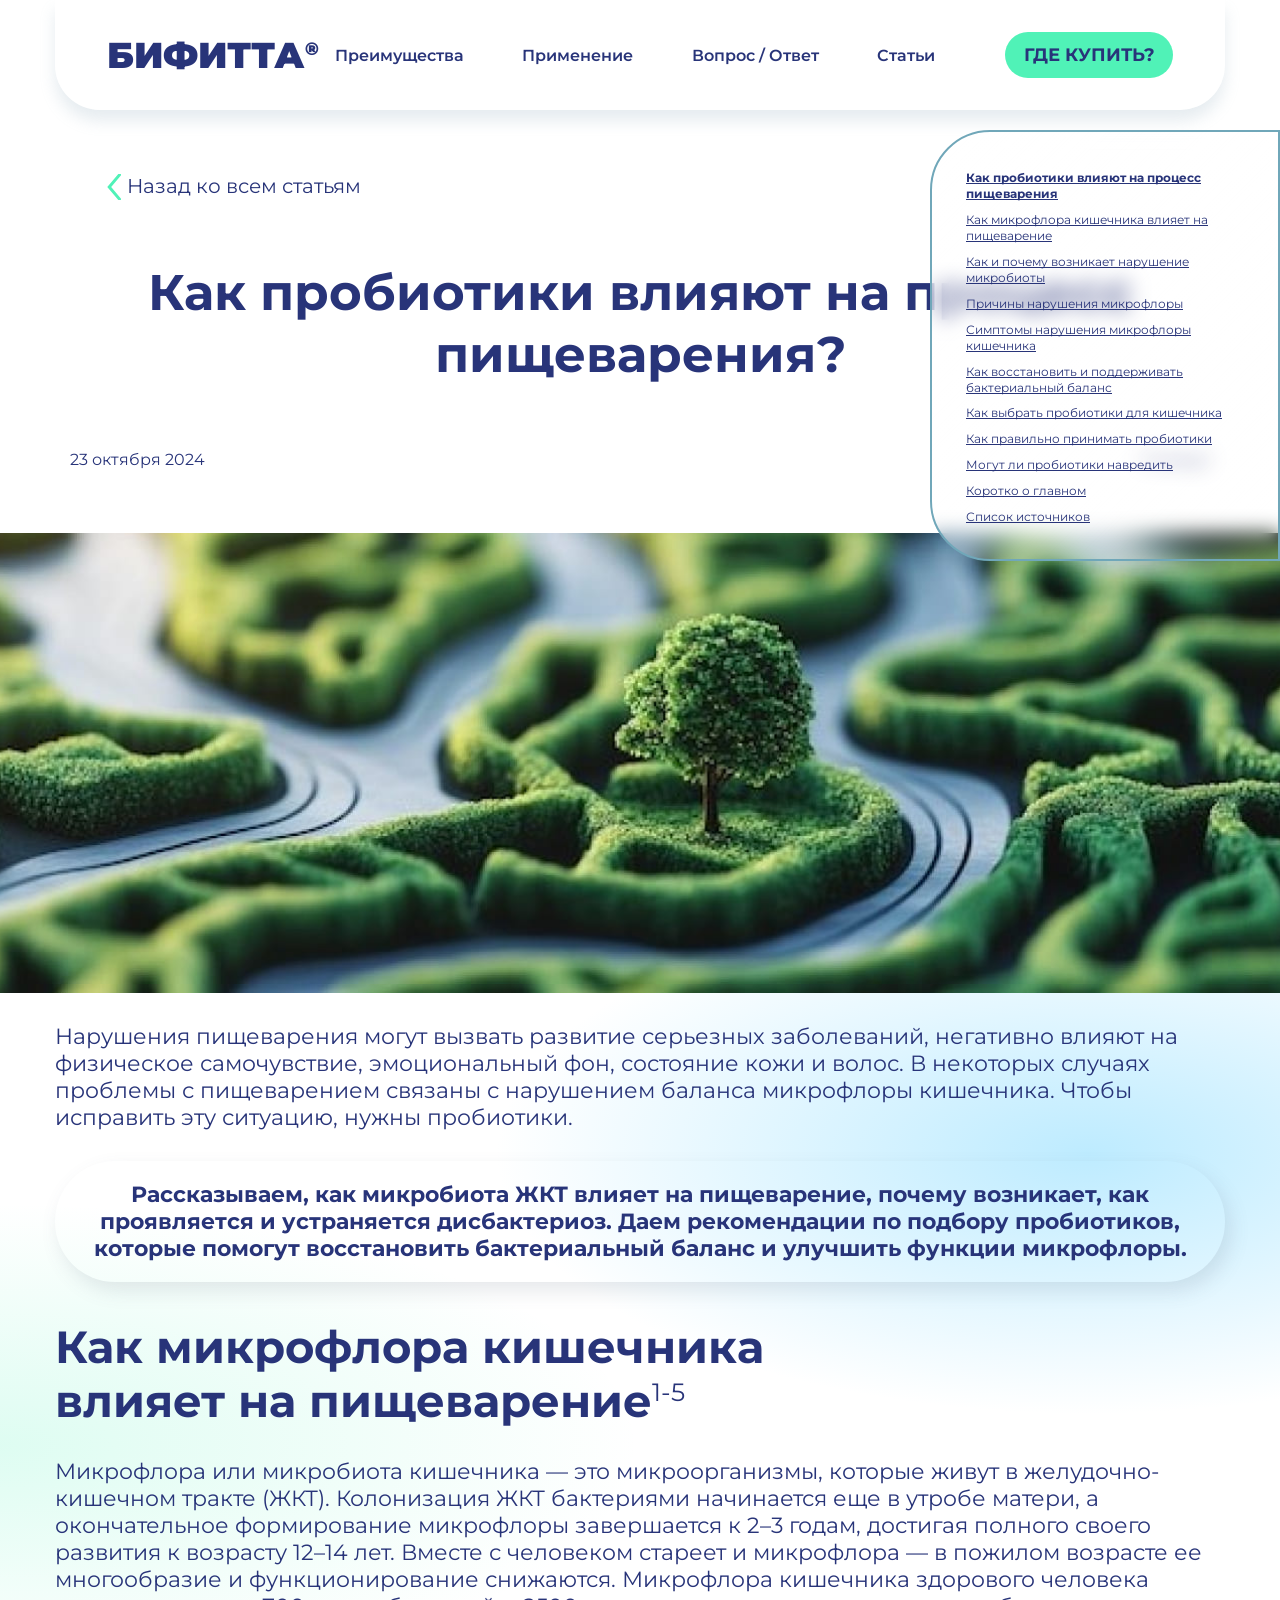
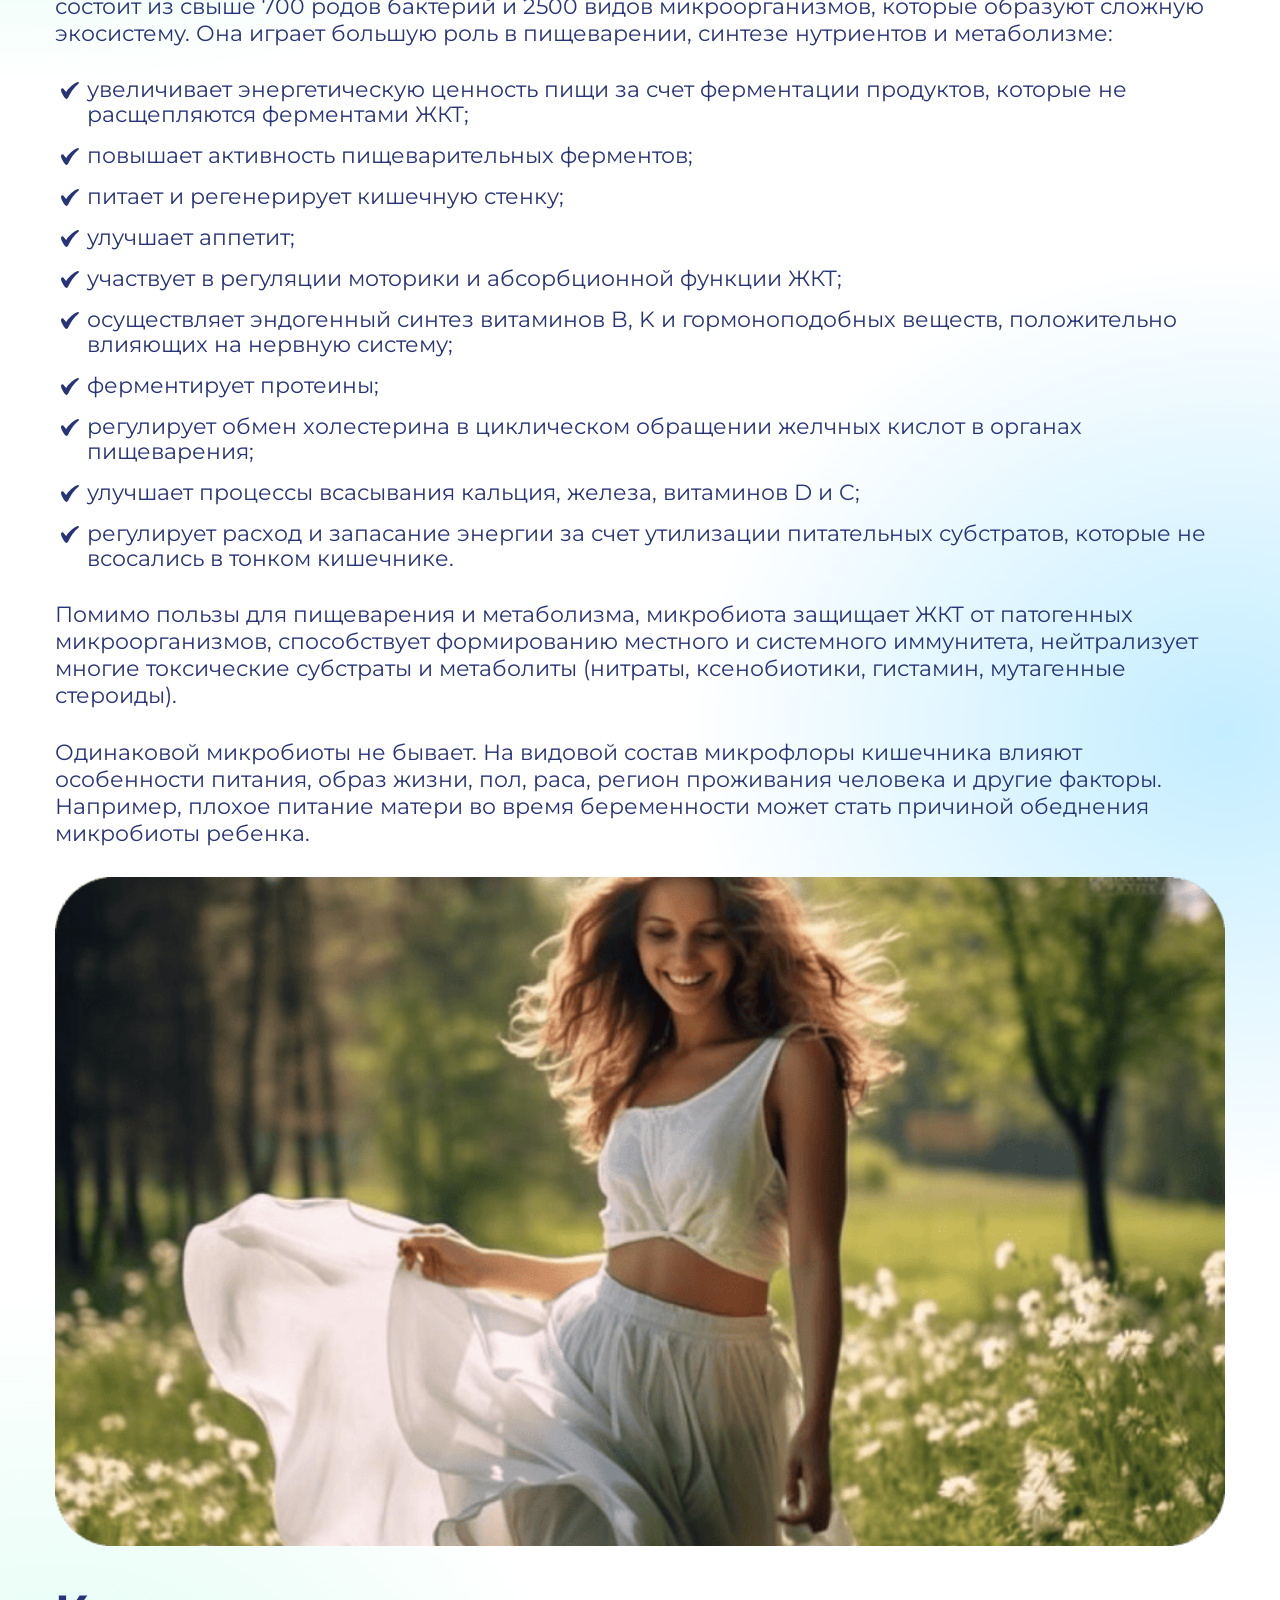
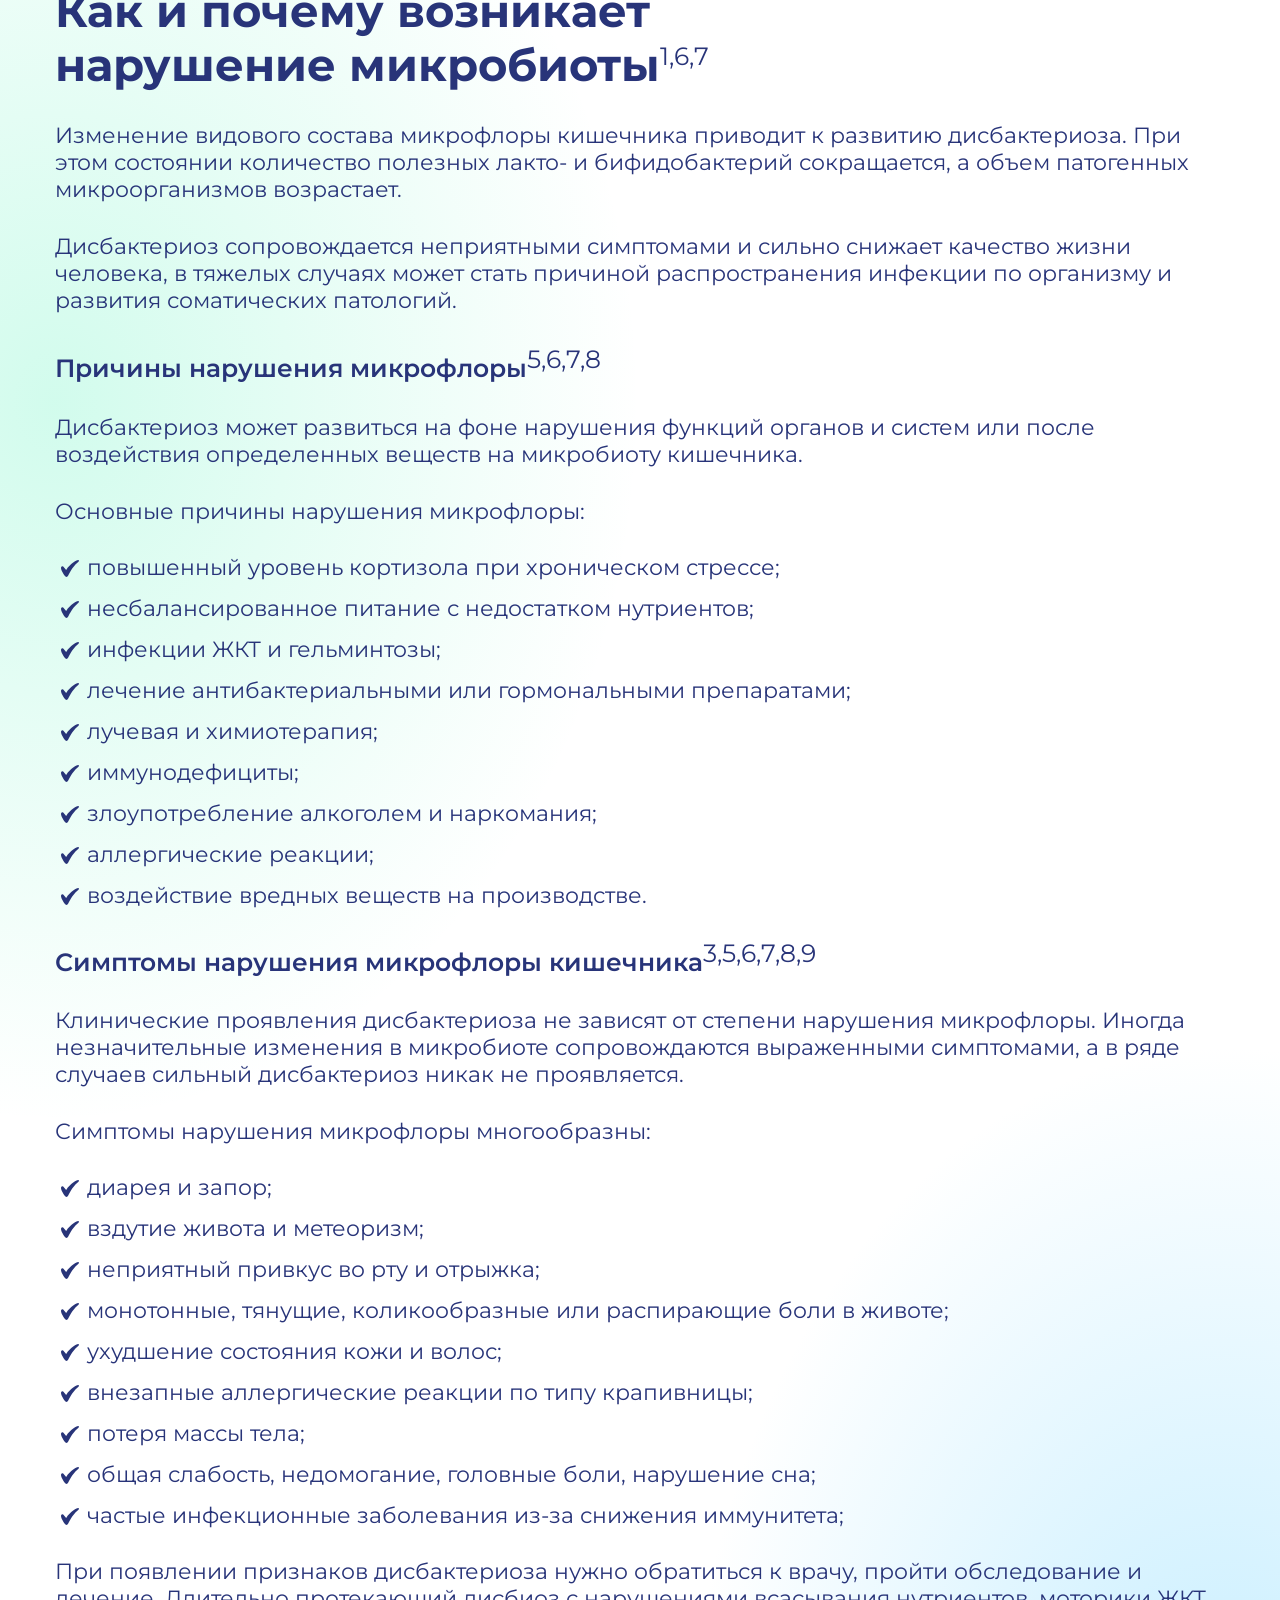
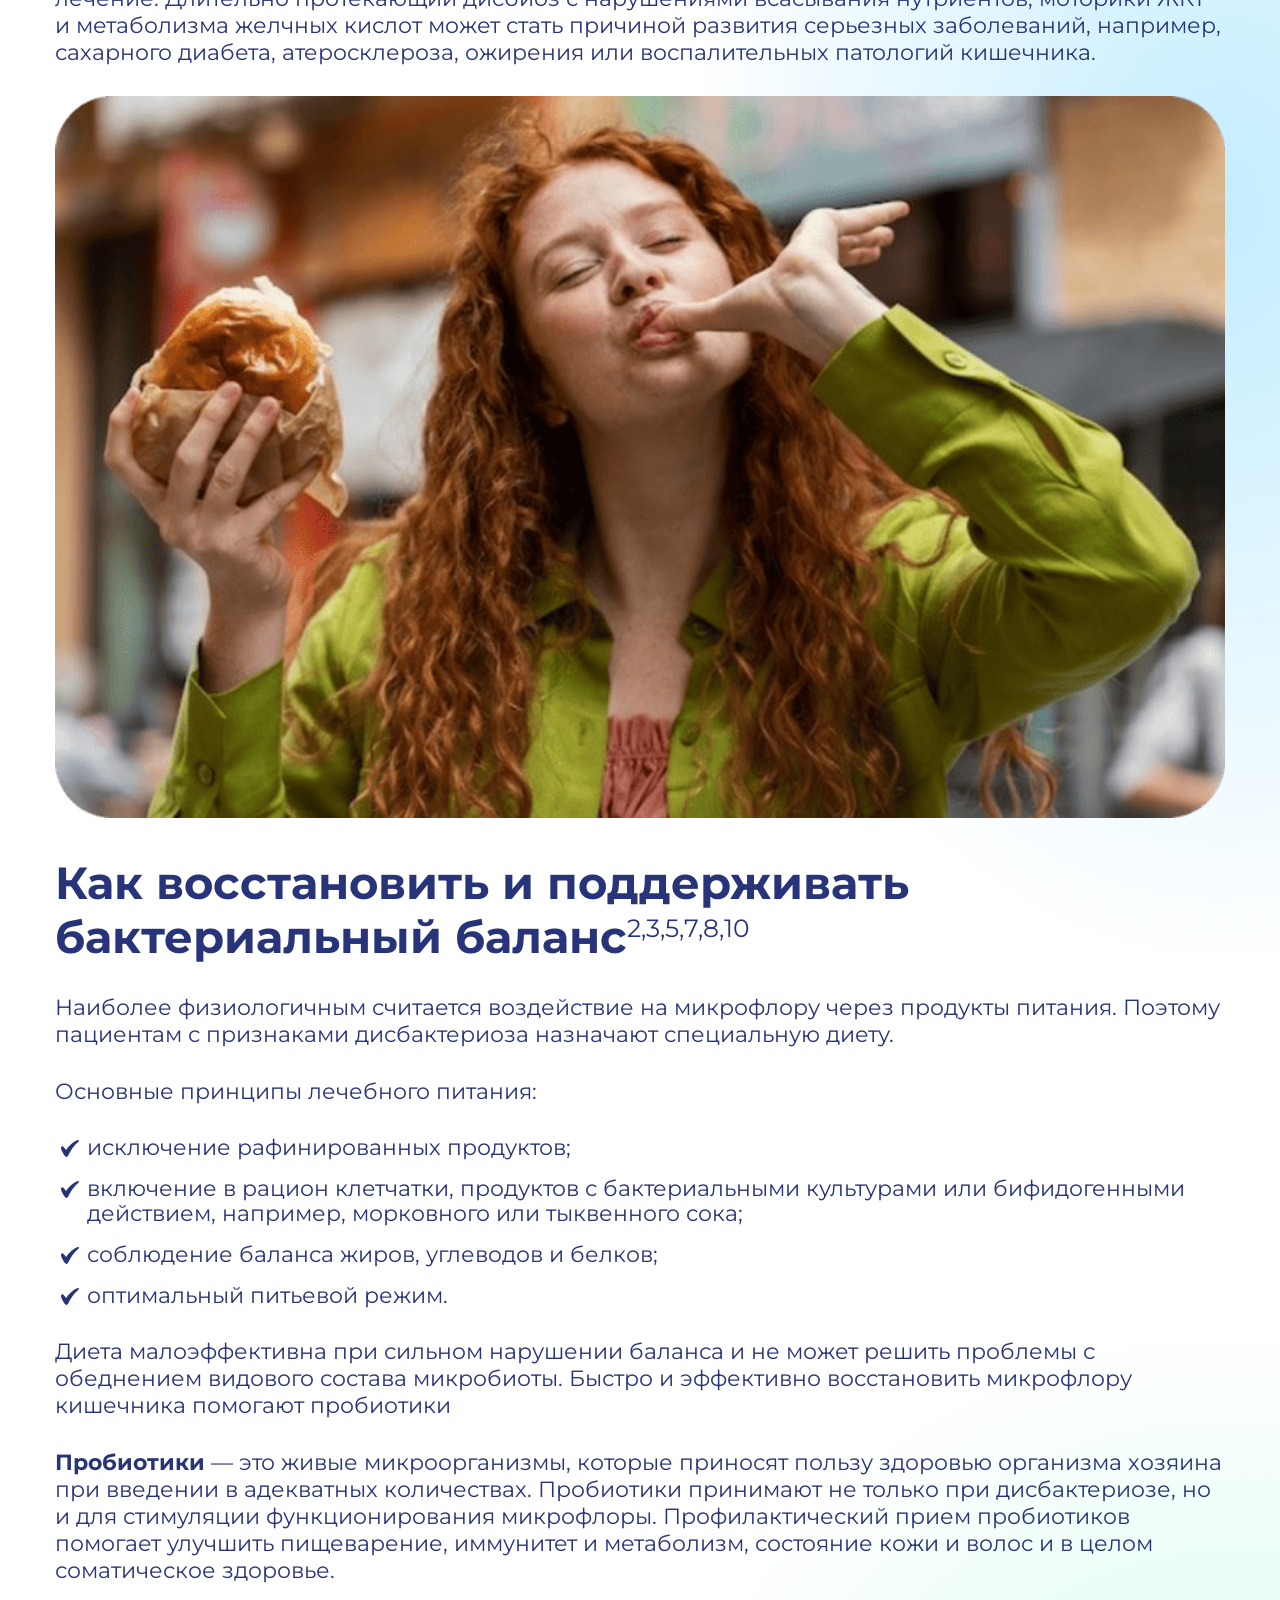
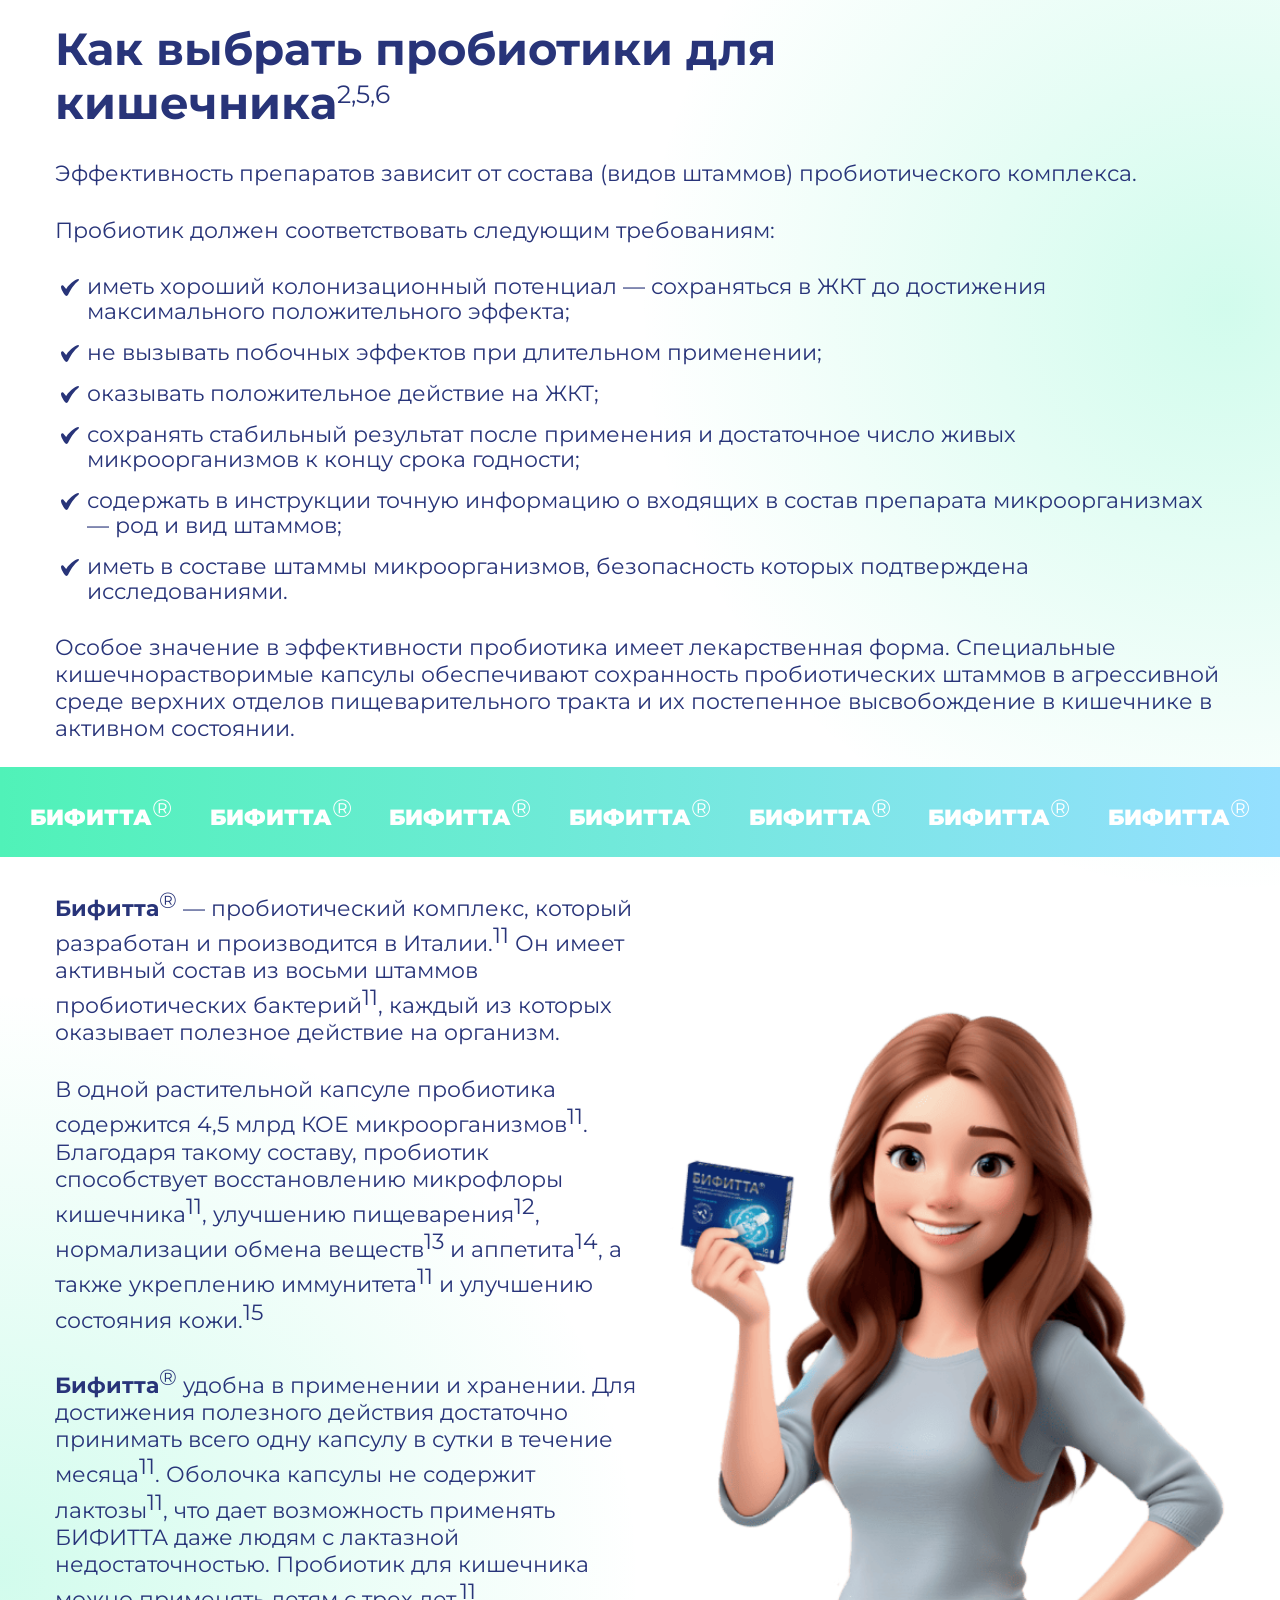
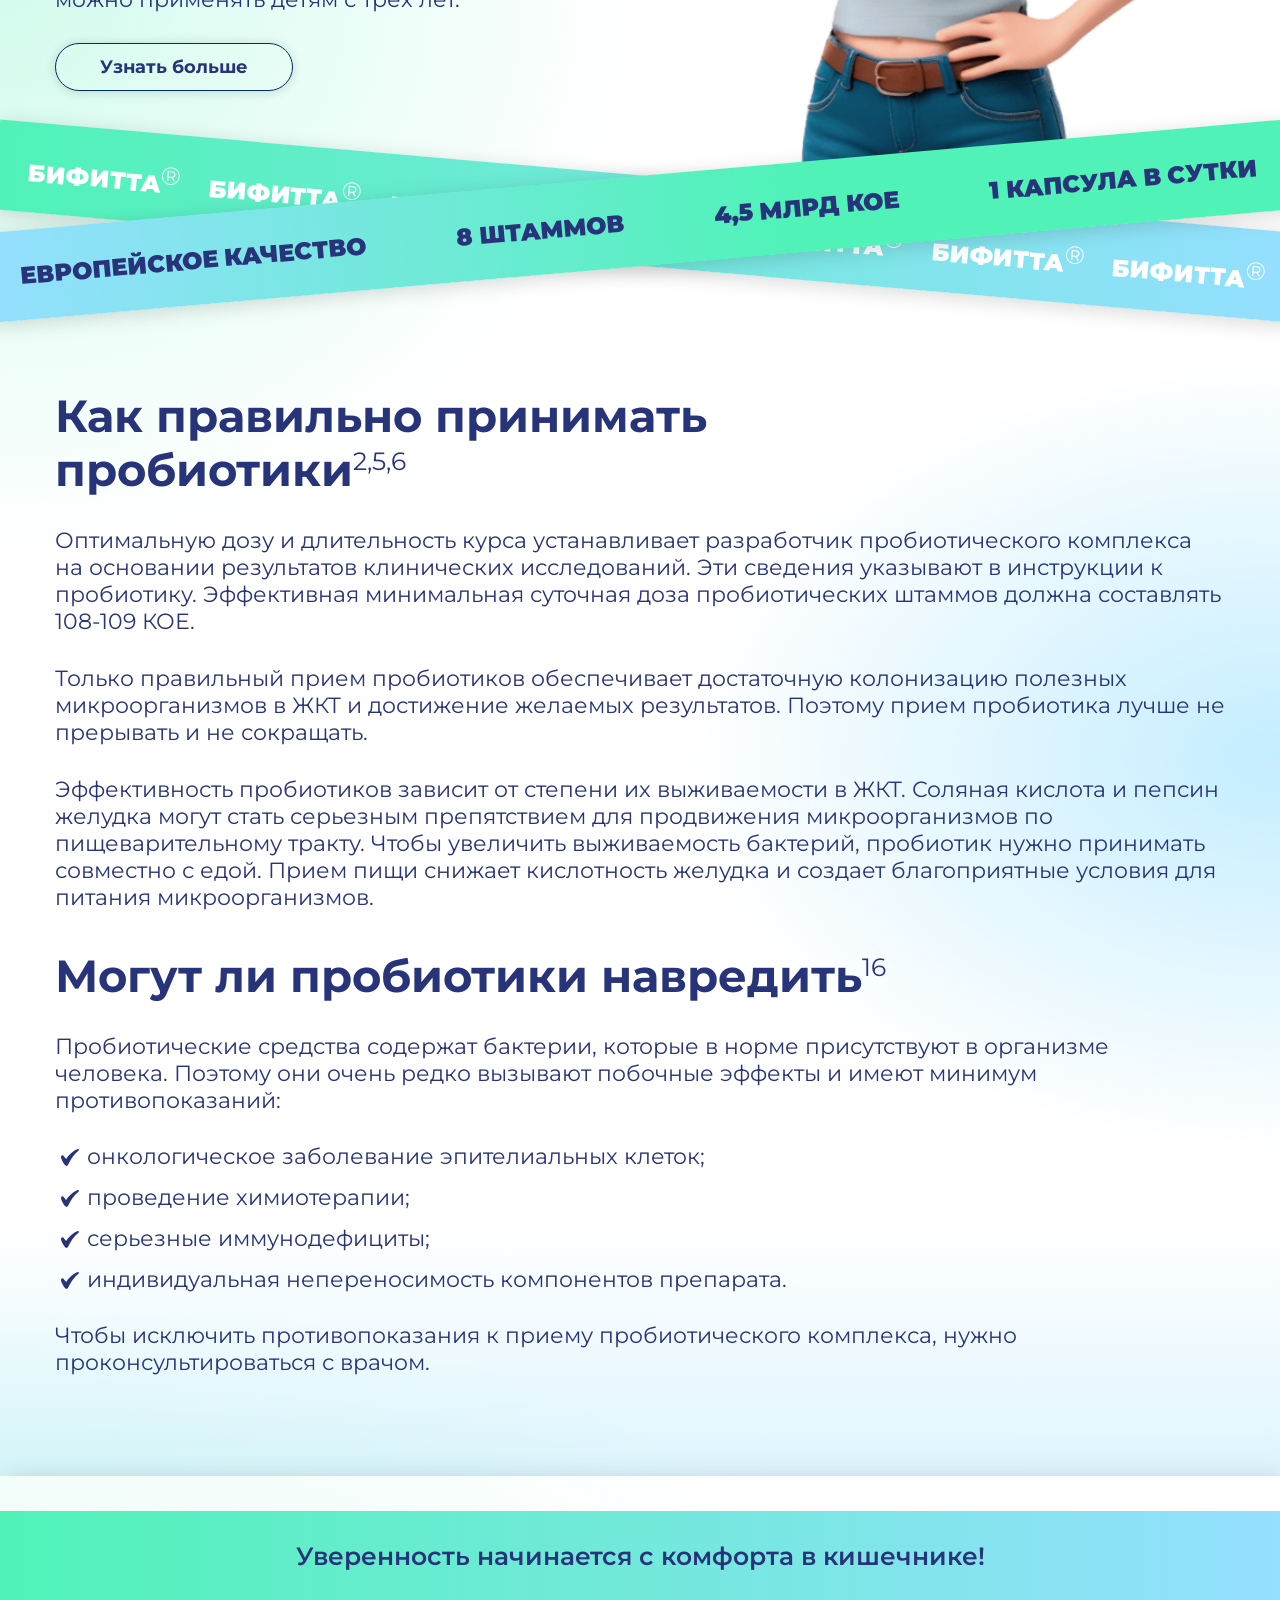
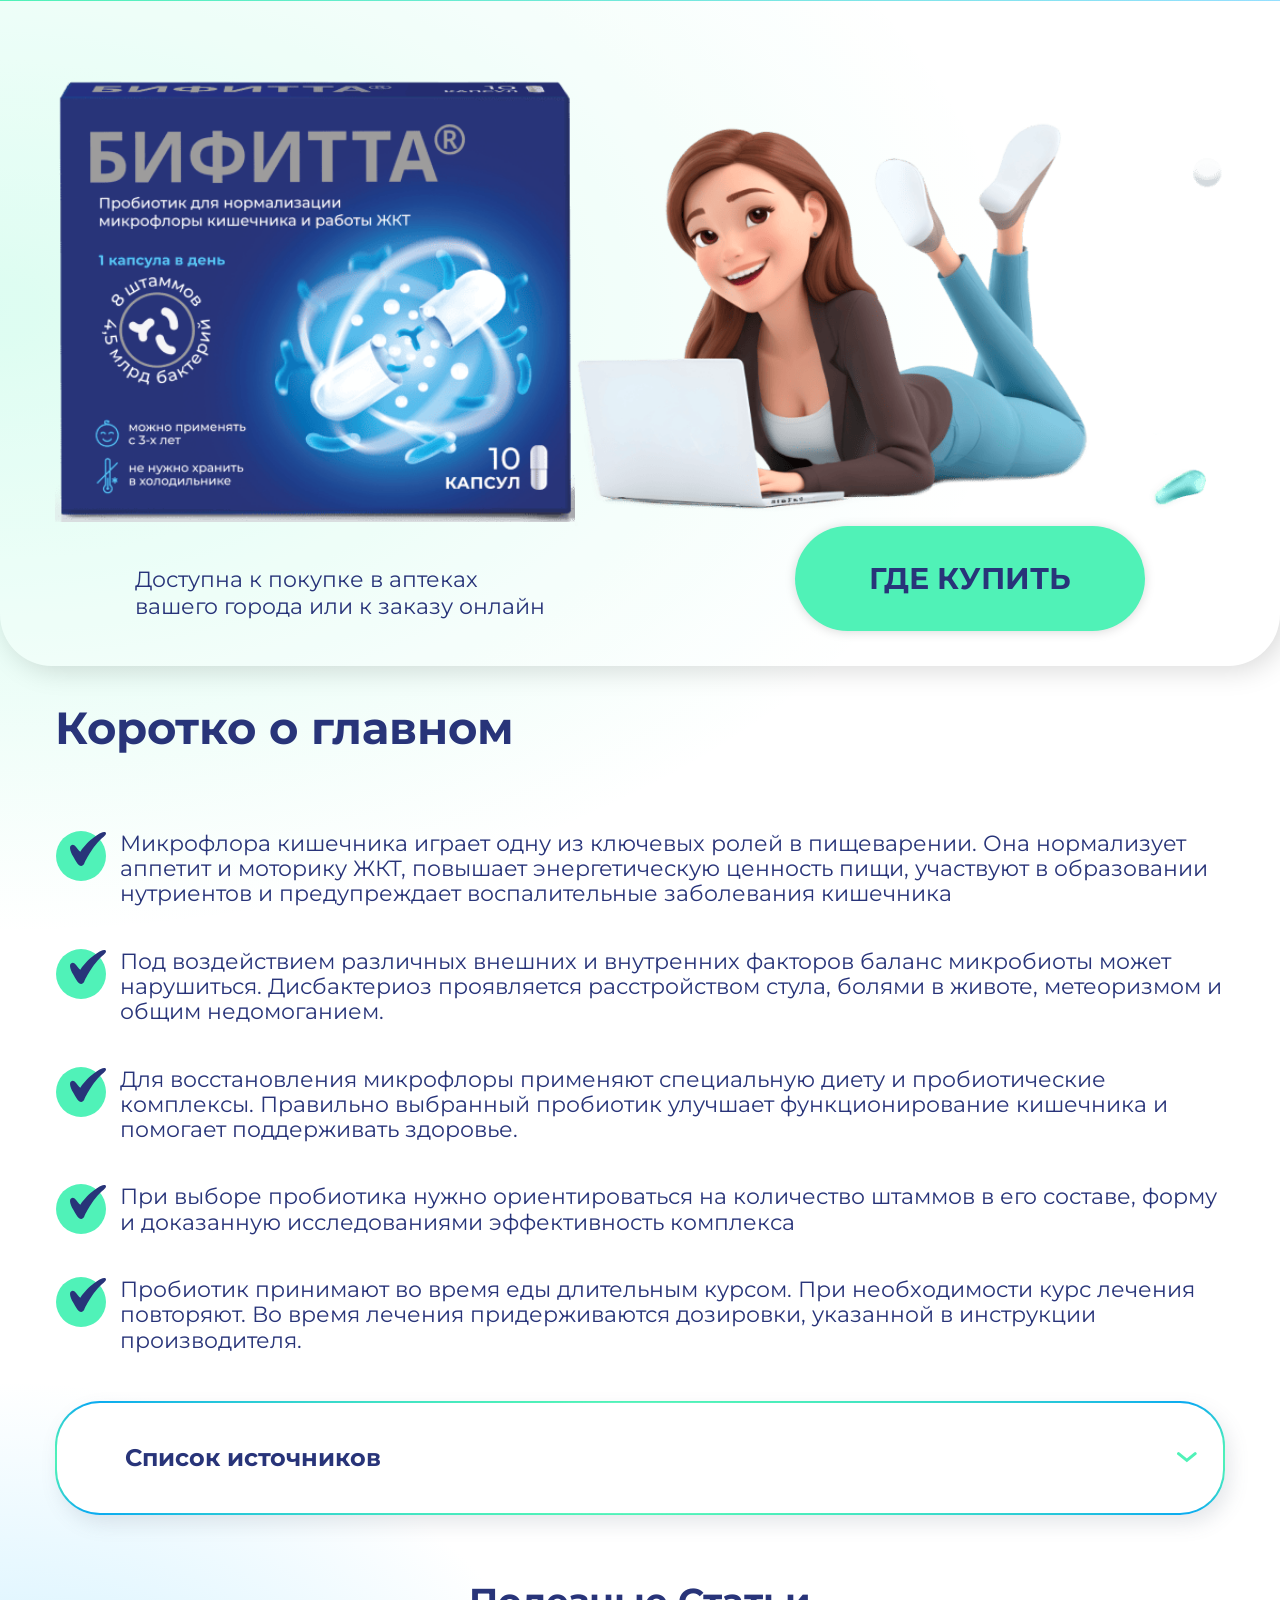
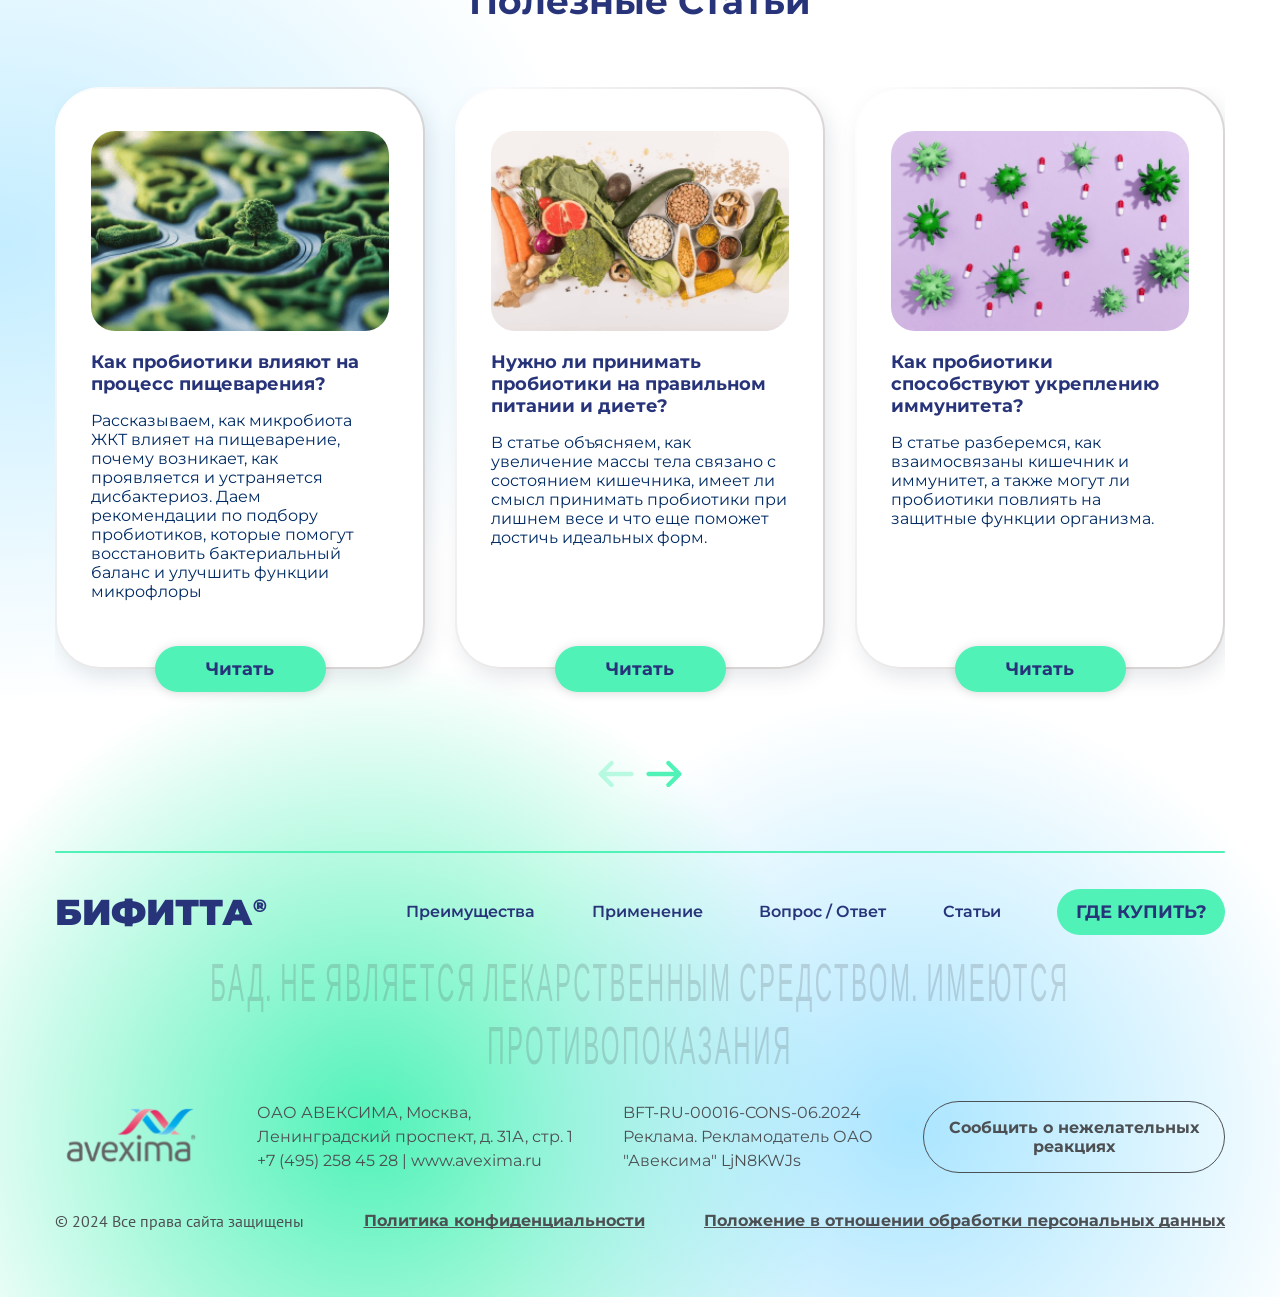
<file: html/news-details.html>
<!DOCTYPE html>
<html lang="ru">
<head>
    <meta charset="UTF-8">
    <meta name="viewport" content="width=device-width, initial-scale=1.0">
    <title>Новость детально</title>
	<link rel="shortcut icon" href="../icons/favicon.svg" type="image/x-icon">
	<link rel="preconnect" href="https://fonts.googleapis.com">
	<link rel="preconnect" href="https://fonts.gstatic.com" crossorigin>
	<link href="https://fonts.googleapis.com/css2?family=Bebas+Neue&family=Montserrat:ital,wght@0,100..900;1,100..900&family=PT+Sans:ital,wght@0,400;0,700;1,400;1,700&display=swap" rel="stylesheet">
	<link rel="stylesheet" href="../libs/swiper/swiper.css">
    <link rel="stylesheet" href="../style.css">
</head>

<body>
	<div class="wrapper wrapper_news__details">
		<header class="header">
			<div class="container">
				<div class="header__main__wrapper">
					<div class="header__left">
						<a href="../index.html" class="header__logo">
							<h2 class="title title_main title_main_header title_uppercase">Бифитта<sup class="reg">&reg;</sup></h2>
						</a>
					</div>

					<div class="header__wrapper">
						<nav class="header__nav">
							<ul class="header__menu">
								<li class="header__list">
									<a href="../index.html#advantages" class="header__link">Преимущества</a>
								</li>

								<li class="header__list">
									<a href="../index.html#scheme" class="header__link">Применение</a>
								</li>

								<li class="header__list">
									<a href="../index.html#faq" class="header__link">Вопрос / Ответ</a>
								</li>

								<li class="header__list">
									<a href="../html/news.html" class="header__link">Статьи</a>
								</li>
							</ul>
						</nav>

						<div class="header__right">
							<a href="where-buy.html" class="header__link header__link_wherebuy">Где Купить?</a>
						</div>
					</div>

					<div class="burger__menu">
						<span class="burger__menu__line"></span>
						<span class="burger__menu__line"></span>
						<span class="burger__menu__line"></span>
					</div>
				</div>
			</div>
		</header>

		<nav class="breadcrumbs breadcrumbs_news__details">
			<div class="container">
				<div class="breadcrumbs__wrapper breadcrumbs__wrapper_news__details">
					<ul class="breadcrumbs__menu">
						<li class="breadcrumbs__list breadcrumbs__list_current">
							<a href="news.html" class="breadcrumbs__link breadcrumbs__link_news__details breadcrumbs__link_back">Назад ко всем статьям</a>
						</li>
					</ul>
				</div>
			</div>
    	</nav>

		<main class="main">
			<section class="news__details">
				<div class="container">
					<h1 id="h1">Как пробиотики влияют на процесс пищеварения?</h1>
					<div class="news__details__wrapper">
						<div class="news__details-date">23 октября 2024</div>
						<div class="news__details-time">11 минут</div>
					</div>
				</div>

				<section class="news__details-promo">
					<img src="../img/news-details/promo-img.jpg" alt="Фото новости">
				</section>

				<section class="news__details-section-info">
					<div class="news__details-section-info__wrapper">
						<div class="news__details-section-info__content">
							<div class="container">
								<p class="news__details-info">
									Нарушения пищеварения могут вызвать развитие серьезных заболеваний, негативно влияют на
									физическое самочувствие, эмоциональный фон, состояние кожи и волос. В некоторых случаях проблемы с пищеварением связаны с нарушением баланса микрофлоры кишечника. Чтобы исправить эту ситуацию, нужны пробиотики.
								</p>

								<p class="news__details-announcement-text">
									Рассказываем, как микробиота ЖКТ влияет на пищеварение, почему возникает, как проявляется и	устраняется дисбактериоз. Даем рекомендации по подбору пробиотиков, которые помогут восстановить бактериальный баланс и улучшить функции микрофлоры.
								</p>

								<div id="menu__spy" class="news__details__menu-spy">
									<ul class="news__details__menu-spy__menu">
										<li class="news__details__menu-spy__list">
											<a class="news__details__menu-spy__link" href="#h1">Как пробиотики влияют на процесс пищеварения</a>
										</li>

										<li class="news__details__menu-spy__list">
											<a class="news__details__menu-spy__link" href="#h2">Как микрофлора кишечника влияет на пищеварение</a>
										</li>

										<li class="news__details__menu-spy__list">
											<a class="news__details__menu-spy__link" href="#h3">Как и почему возникает нарушение микробиоты</a>
										</li>

										<li class="news__details__menu-spy__list">
											<a class="news__details__menu-spy__link" href="#h4">Причины нарушения микрофлоры</a>
										</li>

										<li class="news__details__menu-spy__list">
											<a class="news__details__menu-spy__link" href="#h5">Симптомы нарушения микрофлоры кишечника</a>
										</li>

										<li class="news__details__menu-spy__list">
											<a class="news__details__menu-spy__link" href="#h6">Как восстановить и поддерживать бактериальный баланс</a>
										</li>

										<li class="news__details__menu-spy__list">
											<a class="news__details__menu-spy__link" href="#h7">Как выбрать пробиотики для кишечника</a>
										</li>

										<li class="news__details__menu-spy__list">
											<a class="news__details__menu-spy__link" href="#h8">Как правильно принимать пробиотики</a>
										</li>

										<li class="news__details__menu-spy__list">
											<a class="news__details__menu-spy__link" href="#h9">Могут ли пробиотики навредить</a>
										</li>

										<li class="news__details__menu-spy__list">
											<a class="news__details__menu-spy__link" href="#h10">Коротко о главном</a>
										</li>

										<li class="news__details__menu-spy__list">
											<a class="news__details__menu-spy__link" href="#h11">Список источников</a>
										</li>
									</ul>
								</div>
								
								<section class="news__details-section-firstgradient">
									<h2 id="h2">Как микрофлора кишечника влияет на пищеварение<sup>1-5</sup></h2>
									<p>Микрофлора или микробиота кишечника — это микроорганизмы, которые живут в желудочно-кишечном тракте (ЖКТ). Колонизация ЖКТ бактериями начинается еще в утробе матери, а окончательное формирование микрофлоры завершается к 2–3 годам, достигая полного своего развития к возрасту 12–14 лет. Вместе с человеком стареет и микрофлора — в пожилом возрасте ее многообразие и функционирование снижаются. Микрофлора кишечника здорового человека состоит из свыше 700 родов бактерий и 2500 видов микроорганизмов, которые образуют сложную экосистему. Она играет большую роль в пищеварении, синтезе нутриентов и метаболизме:</p>
									<ul>
										<li>увеличивает энергетическую ценность пищи за счет ферментации продуктов, которые не расщепляются ферментами ЖКТ;</li>
										<li>повышает активность пищеварительных ферментов;</li>
										<li>питает и регенерирует кишечную стенку;</li>
										<li>улучшает аппетит;</li>
										<li>участвует в регуляции моторики и абсорбционной функции ЖКТ;</li>
										<li>осуществляет эндогенный синтез витаминов B, K и гормоноподобных веществ, положительно влияющих на нервную систему;</li>
										<li>ферментирует протеины;</li>
										<li>регулирует обмен холестерина в циклическом обращении желчных кислот в органах пищеварения;</li>
										<li>улучшает процессы всасывания кальция, железа, витаминов D и C;</li>
										<li>регулирует расход и запасание энергии за счет утилизации питательных субстратов, которые не всосались в тонком кишечнике.
										</li>
									</ul>
									<p>Помимо пользы для пищеварения и метаболизма, микробиота защищает ЖКТ от патогенных микроорганизмов, способствует формированию местного и системного иммунитета, нейтрализует многие токсические субстраты и метаболиты (нитраты, ксенобиотики, гистамин, мутагенные стероиды).</p>
									<p>Одинаковой микробиоты не бывает. На видовой состав микрофлоры кишечника влияют особенности питания, образ жизни, пол, раса, регион проживания человека и другие факторы. Например, плохое питание матери во время беременности может стать причиной обеднения микробиоты ребенка.</p>
									<img src="../img/news-details/news-details-photo-one.png" alt="Фото из статьи">
								</section>

								<section class="news__details-section-secondgradient">
									<h2 id="h3">Как и почему возникает нарушение микробиоты<sup>1,6,7</sup></h2>
									<p>Изменение видового состава микрофлоры кишечника приводит к развитию дисбактериоза. При этом состоянии количество полезных лакто- и бифидобактерий сокращается, а объем патогенных микроорганизмов возрастает.</p>
									<p>Дисбактериоз сопровождается неприятными симптомами и сильно снижает качество жизни человека, в тяжелых случаях может стать причиной распространения инфекции по организму и развития соматических патологий.</p>
									<h3 id="h4">Причины нарушения микрофлоры<sup>5,6,7,8</sup></h3>
									<p>Дисбактериоз может развиться на фоне нарушения функций органов и систем или после воздействия определенных веществ на микробиоту кишечника.</p>
									<p>Основные причины нарушения микрофлоры:</p>
									<ul>
										<li>повышенный уровень кортизола при хроническом стрессе;</li>
										<li>несбалансированное питание с недостатком нутриентов;</li>
										<li>инфекции ЖКТ и гельминтозы;</li>
										<li>лечение антибактериальными или гормональными препаратами;</li>
										<li>лучевая и химиотерапия;</li>
										<li>иммунодефициты;</li>
										<li>злоупотребление алкоголем и наркомания;</li>
										<li>аллергические реакции;</li>
										<li>воздействие вредных веществ на производстве.</li>
									</ul>
									<h3 id="h5">Симптомы нарушения микрофлоры кишечника<sup>3,5,6,7,8,9</sup></h3>
									<p>Клинические проявления дисбактериоза не зависят от степени нарушения микрофлоры. Иногда незначительные изменения в микробиоте сопровождаются выраженными симптомами, а в ряде случаев сильный дисбактериоз никак не проявляется.</p>
									<p>Симптомы нарушения микрофлоры многообразны:</p>
									<ul>
										<li>диарея и запор;</li>
										<li>вздутие живота и метеоризм;</li>
										<li>неприятный привкус во рту и отрыжка;</li>
										<li>монотонные, тянущие, коликообразные или распирающие боли в животе;</li>
										<li>ухудшение состояния кожи и волос;</li>
										<li>внезапные аллергические реакции по типу крапивницы;</li>
										<li>потеря массы тела;</li>
										<li>общая слабость, недомогание, головные боли, нарушение сна;</li>
										<li>частые инфекционные заболевания из-за снижения иммунитета;</li>
									</ul>
									<p>При появлении признаков дисбактериоза нужно обратиться к врачу, пройти обследование и лечение. Длительно протекающий дисбиоз с нарушениями всасывания нутриентов, моторики ЖКТ и метаболизма желчных кислот может стать причиной развития серьезных заболеваний, например, сахарного диабета, атеросклероза, ожирения или воспалительных патологий кишечника.</p>
									<img src="../img/news-details/news-details-photo-two.png" alt="Фото из статьи">
								</section>
								<h2 id="h6">Как восстановить и поддерживать бактериальный баланс<sup>2,3,5,7,8,10</sup></h2>
								<p>Наиболее физиологичным считается воздействие на микрофлору через продукты питания. Поэтому пациентам с признаками дисбактериоза назначают специальную диету.</p>
								<p>Основные принципы лечебного питания:</p>
								<ul>
									<li>исключение рафинированных продуктов;</li>
									<li>включение в рацион клетчатки, продуктов с бактериальными культурами или бифидогенными действием, например, морковного или тыквенного сока;</li>
									<li>соблюдение баланса жиров, углеводов и белков;</li>
									<li>оптимальный питьевой режим.</li>
								</ul>
								<p>Диета малоэффективна при сильном нарушении баланса и не может решить проблемы с обеднением видового состава микробиоты. Быстро и эффективно восстановить микрофлору кишечника помогают пробиотики</p>
								<p><span>Пробиотики</span> — это живые микроорганизмы, которые приносят пользу здоровью организма хозяина при введении в адекватных количествах. Пробиотики принимают не только при дисбактериозе, но и для стимуляции функционирования микрофлоры. Профилактический прием пробиотиков помогает улучшить пищеварение, иммунитет и метаболизм, состояние кожи и волос и в целом соматическое здоровье.</p>
								<section class="news__details-section-thirdgradient">
									<h2 id="h7">Как выбрать пробиотики для кишечника<sup>2,5,6</sup></h2>
									<p>Эффективность препаратов зависит от состава (видов штаммов) пробиотического комплекса.</p>
									<p>Пробиотик должен соответствовать следующим требованиям:</p>
									<ul>
										<li>иметь хороший колонизационный потенциал — сохраняться в ЖКТ до достижения максимального положительного эффекта;</li>
										<li>не вызывать побочных эффектов при длительном применении;</li>
										<li>оказывать положительное действие на ЖКТ;</li>
										<li>сохранять стабильный результат после применения и достаточное число живых микроорганизмов к концу срока годности;</li>
										<li>содержать в инструкции точную информацию о входящих в состав препарата микроорганизмах — род и вид штаммов;</li>
										<li>иметь в составе штаммы микроорганизмов, безопасность которых подтверждена исследованиями.</li>
									</ul>
									<p>Особое значение в эффективности пробиотика имеет лекарственная форма. Специальные кишечнорастворимые капсулы обеспечивают сохранность пробиотических штаммов в агрессивной среде верхних отделов пищеварительного тракта и их постепенное высвобождение в кишечнике в активном состоянии.</p>
								</section>
							</div>

							<section class="news__details-about__bifitta">
								<div class="news__details-about__bifitta__header">
									<ul class="news__details-about__bifitta__menu">
										<li class="news__details-about__bifitta__list">Бифитта<sup class="reg">&reg;</sup></li>
										<li class="news__details-about__bifitta__list">Бифитта<sup class="reg">&reg;</sup></li>
										<li class="news__details-about__bifitta__list">Бифитта<sup class="reg">&reg;</sup></li>
										<li class="news__details-about__bifitta__list">Бифитта<sup class="reg">&reg;</sup></li>
										<li class="news__details-about__bifitta__list">Бифитта<sup class="reg">&reg;</sup></li>
										<li class="news__details-about__bifitta__list">Бифитта<sup class="reg">&reg;</sup></li>
										<li class="news__details-about__bifitta__list">Бифитта<sup class="reg">&reg;</sup></li>
									</ul>
								</div>

								<div class="news__details-about__bifitta__center">
									<div class="container">
										<div class="news__details-about__bifitta__wrapper">
											<div class="news__details-about__bifitta__left">
												<p class="news__details-about__bifitta__text"><span>Бифитта<sup class="reg">&reg;</sup></span> — пробиотический комплекс, который разработан и производится в Италии.<sup>11</sup> Он имеет активный состав из восьми штаммов пробиотических бактерий<sup>11</sup>, каждый из которых оказывает полезное действие на организм.
												</p>

												<p class="news__details-about__bifitta__text">В одной растительной капсуле пробиотика содержится 4,5 млрд КОЕ микроорганизмов<sup>11</sup>. Благодаря такому составу, пробиотик способствует восстановлению микрофлоры кишечника<sup>11</sup>, улучшению пищеварения<sup>12</sup>, нормализации обмена веществ<sup>13</sup> и аппетита<sup>14</sup>, а также укреплению иммунитета<sup>11</sup> и улучшению состояния кожи.<sup>15</sup>
												</p>

												<p class="news__details-about__bifitta__text"><span>Бифитта<sup class="reg">&reg;</sup></span> удобна в применении и хранении. Для достижения полезного действия достаточно принимать всего одну капсулу в сутки в течение месяца<sup>11</sup>. Оболочка капсулы не содержит лактозы<sup>11</sup>, что дает возможность применять БИФИТТА даже людям с лактазной недостаточностью. Пробиотик для кишечника можно применять детям с трех лет.<sup>11</sup>
												</p>

												<a class="news__details__btn" href="../index.html#scheme">Узнать больше</a>
											</div>
											<div class="news__details-about__bifitta__right">
												<img src="../img/news-details/news__details-about__bifitta__right-bg.png" alt="Бифитта®">
											</div>
										</div>
									</div>
								</div>
							</section>

							<section class="preparat">
								<div class="preparat__wrapper">
									<div class="preparat__top">
										<div class="preparat__item">
											Бифитта<sup class="reg">&reg;</sup>
										</div>

										<div class="preparat__item">
											Бифитта<sup class="reg">&reg;</sup>
										</div>

										<div class="preparat__item">
											Бифитта<sup class="reg">&reg;</sup>
										</div>

										<div class="preparat__item">
											Бифитта<sup class="reg">&reg;</sup>
										</div>

										<div class="preparat__item">
											Бифитта<sup class="reg">&reg;</sup>
										</div>

										<div class="preparat__item">
											Бифитта<sup class="reg">&reg;</sup>
										</div>

										<div class="preparat__item">
											Бифитта<sup class="reg">&reg;</sup>
										</div>
									</div>

									<div class="preparat__bottom">
										<div class="preparat__item preparat__item_bottom">
											Европейское качество
										</div>

										<div class="preparat__item preparat__item_bottom">
											8 штаммов
										</div>

										<div class="preparat__item preparat__item_bottom">
											4,5 мЛрд КОЕ
										</div>

										<div class="preparat__item preparat__item_bottom">
											1 капсула в сутки
										</div>
									</div>
								</div>
							</section>

							<section class="news__details-section-lastgradient">
								<div class="container">
									<h2 id="h8">Как правильно принимать пробиотики<sup>2,5,6</sup></h2>
									<p>Оптимальную дозу и длительность курса устанавливает разработчик пробиотического комплекса на основании результатов клинических исследований. Эти сведения указывают в инструкции к пробиотику. Эффективная минимальная суточная доза пробиотических штаммов должна составлять 108-109 КОЕ.</p>
									<p>Только правильный прием пробиотиков обеспечивает достаточную колонизацию полезных микроорганизмов в ЖКТ и достижение желаемых результатов. Поэтому прием пробиотика лучше не прерывать и не сокращать.</p>
									<p> Эффективность пробиотиков зависит от степени их выживаемости в ЖКТ. Соляная кислота и пепсин желудка могут стать серьезным препятствием для продвижения микроорганизмов по пищеварительному тракту. Чтобы увеличить выживаемость бактерий, пробиотик нужно принимать совместно с едой. Прием пищи снижает кислотность желудка и создает благоприятные условия для питания микроорганизмов.</p>
									<h2 id="h9">Могут ли пробиотики навредить<sup>16</sup></h2>
									<p>Пробиотические средства содержат бактерии, которые в норме присутствуют в организме человека. Поэтому они очень редко вызывают побочные эффекты и имеют минимум противопоказаний:</p>
									<ul>
										<li>онкологическое заболевание эпителиальных клеток;</li>
										<li>проведение химиотерапии;</li>
										<li>серьезные иммунодефициты;</li>
										<li>индивидуальная непереносимость компонентов препарата.</li>
									</ul>
									<p>Чтобы исключить противопоказания к приему пробиотического комплекса, нужно проконсультироваться с врачом.</p>
								</div>
							</section>

							<section class="news__details-bifitta">
								<div class="news__details-bifitta-block-header">
									<div class="container">
										<h3 class="news__details-bifitta-header">Уверенность начинается с комфорта в кишечнике!
										</h3>
									</div>
								</div>

								<div class="container">
									<div class="news__details-bifitta__wrapper">
										<div class="news__details-bifitta-left">
											<img src="../img/news-details/news__details-bifitta-left-bg.png" alt="Бифитта®">
										</div>

										<div class="news__details-bifitta-right">
											<img src="../img/news-details/news__details-bifitta-right-bg.png" alt="Бифитта®">
										</div>
									</div>

									<div class="news__details-bifitta__info">
										<p class="news__details-bifitta__text">Доступна к покупке в аптеках <br> вашего города или к заказу онлайн</p>
										<a href="where-buy.html" class="btn btn_news__details-bifitta__btn">Где купить</a>
									</div>
								</div>
							</section>
						</div>
					</div>
				</section>
			</section>

			<section class="about__news">
				<div class="container">
					<h2 id="h10" class="title title_about__news">Коротко о главном</h2>
					<div class="about__news__wrapper">
						<ul class="about__news__menu">
							<li class="about__news__list">Микрофлора кишечника играет одну из ключевых ролей в пищеварении. Она нормализует аппетит и моторику ЖКТ, повышает энергетическую ценность пищи, участвуют в образовании нутриентов и предупреждает воспалительные заболевания кишечника</li>
							<li class="about__news__list">Под воздействием различных внешних и внутренних факторов баланс микробиоты может нарушиться. Дисбактериоз проявляется расстройством стула, болями в животе, метеоризмом и общим недомоганием.</li>
							<li class="about__news__list">Для восстановления микрофлоры применяют специальную диету и пробиотические комплексы. Правильно выбранный пробиотик улучшает функционирование кишечника и помогает поддерживать здоровье.</li>
							<li class="about__news__list">При выборе пробиотика нужно ориентироваться на количество штаммов	в его составе, форму и доказанную исследованиями эффективность комплекса</li>
							<li class="about__news__list">Пробиотик принимают во время еды длительным курсом. При необходимости курс лечения повторяют. Во время лечения придерживаются дозировки, указанной в инструкции производителя.</li>
						</ul>
					</div>
				</div>
			</section>

			<section class="list__of__sources">
				<section class="list__of__sources__gradient">
					<div class="container">
						<div class="accordeon__wrapper">
							<div class="accordeon accordeon_news__details">
								<div class="accordeon__item accordeon__item_news__details">
									<h2 id="h11" class="accordeon__header">Список источников</h2>
								</div>

								<div class="accordeon__description">
									<ol class="accordeon__menu">
										<li class="accordeon__list">Кузнецова Э. Э., Горохова В. Г., Богородская С. Л. Микробиота кишечника. Роль в развитии различных патологий //Клиническая лабораторная диагностика. – 2016. – Т. 61. – №. 10. – С. 723-726.</li>
										<li class="accordeon__list">Погожева А. В., Шевелева С. А., Маркова Ю. М. Роль пробиотиков в питании здорового и больного человека //Лечащий врач. – 2017. – №. 5. – С. 67-67.</li>
										<li class="accordeon__list">Костюкевич О. И. Современные представления о микробиоценозе кишечника. Дисбактериоз и его коррекция //Рос. мед. журн. – 2007. – Т. 15. – №. 28. – С. 2176-82.</li>
										<li class="accordeon__list">Олескин А. В., Шендеров Б. А. Пробиотики, психобиотики и метабиотики: проблемы и перспективы //Физическая и реабилитационная медицина, медицинская реабилитация. – 2020. – Т. 2. – №. 3. – С. 233-243.</li>
										<li class="accordeon__list">Ивашкин В. Т. и др. Практические рекомендации Научного сообщества по содействию клиническому изучению микробиома человека (НСОИМ) и Российской гастроэнтерологической ассоциации (РГА) по применению пробиотиков, пребиотиков, синбиотиков и обогащенных ими функциональных пищевых продуктов для лечения и профилактики заболеваний гастроэнтерологического профиля у детей и взрослых //Российский журнал гастроэнтерологии, гепатологии, колопроктологии. – 2021. – Т. 31. – №. 2. – С. 65-91.</li>
										<li class="accordeon__list">Бельмер С. В., Малкоч А. В. Дисбактериоз кишечника и роль пробиотиков в его коррекции //Лечащий врач. – 2006. – Т. 6. – С. 18-23.</li>
										<li class="accordeon__list">Солдаткин П. К. Дисбактериоз кишечника: учебное пособие //Благовещенск.–2015.–44 с.</li>
										<li class="accordeon__list">Отраслевой стандарт. Система стандартизации в здравоохранении РФ. Протокол ведения больных «Дисбактериоз кишечника» № 231. Утверждено приказом МЗ РФ от 09.06.2023.</li>
										<li class="accordeon__list">Кайбышева В. О., Жарова М. Е., Филимендикова К. Ю., Никонов Е. Л. Микробиом человека: возрастные изменения и функции. Журнал: Доказательная гастроэнтерология. 2020;9(2): 42–55.</li>
										<li class="accordeon__list">Броновец И. Н. Дисбактериоз кишечника: диагностика, профилактика и лечение //Медицинские новости. – 2016. – № (266). – С. 56-58.</li>
										<li class="accordeon__list">CГР № AM.01.01.01.003.R.000077.02.23 от 08.02.2023 23</li>
										<li class="accordeon__list">Markowiak P, Śliżewska K. Effects of Probiotics, Prebiotics, and Synbiotics on Human Health. Nutrients. 2017 Sep 15;9(9):1021.</li>
										<li class="accordeon__list">Олескин А. В., Шендеров Б. А. Пробиотики, психобиотики и метабиотики: проблемы и перспективы //Физическая и реабилитационная медицина, медицинская реабилитация. – 2020. – Т. 2. – №. 3. – С. 233-243.</li>
										<li class="accordeon__list">Noormohammadi M, et al The effect of probiotic and synbiotic supplementation on appetite-regulating hormones and desire to eat: A systematic review and meta-analysis of clinical trials. Pharmacol Res. 2023 Jan;187./li>
										<li class="accordeon__list">Lee YB, Byun EJ, Kim HS. Potential Role of the Microbiome in Acne: A Comprehensive Review. J Clin Med. 2019 Jul 7;8(7):987.</li>
										<li class="accordeon__list"> Андреев В. А., Стецюк О. У., Андреева И. В. ПРОБИОТИКИ: НЕРЕШЕННЫЕ ВОПРОСЫ //Клиническая микробиология и антимикробная химиотерапия. – 2022. – Т. 24. – №. 4. – С. 345-360</li>
									</ol>
								</div>
							</div>
						</div>
					</div>
				</section>
			</section>

			<section class="cards cards_news-details">
				<h2 class="title">Полезные Статьи</h2>
				<div class="container">
					<div class="swiper cards">
						<div class="news__wrapper cards__wrapper swiper-wrapper">
							<div class="swiper-slide cards__item">
								<div class="cards__top">
									<div class="cards__img">
										<img class="cards__photo" src="../img/news/article-photo-one.png" alt="Как пробиотики влияют на процесс пищеварения?">
									</div>
								</div>

								<div class="cards__center">
									<div class="cards__description">
										<h3 class="cards__header">Как пробиотики влияют на процесс пищеварения?</h3>
										<p class="cards__text">Рассказываем, как микробиота ЖКТ влияет на пищеварение, почему возникает, как проявляется и устраняется дисбактериоз. Даем рекомендации по подбору пробиотиков, которые помогут восстановить бактериальный баланс и улучшить функции микрофлоры</p>
									</div>
								</div>

								<div class="cards__bottom">
									<a href="news-details.html" class="btn btn_news">Читать</a>
								</div>
							</div>

							<div class="swiper-slide cards__item">
								<div class="cards__top">
									<div class="cards__img">
										<img class="cards__photo" src="../img/news/article-photo-two.png" alt="Нужно ли принимать пробиотики на правильном питании и диете?">
									</div>
								</div>

								<div class="cards__center">
									<div class="cards__description">
										<h3 class="cards__header">Нужно ли принимать пробиотики на правильном питании и диете?</h3>
										<p class="cards__text">В статье объясняем, как увеличение массы тела связано с состоянием кишечника, имеет ли смысл принимать пробиотики при лишнем весе и что еще поможет достичь идеальных форм.</p>
									</div>
								</div>

								<div class="cards__bottom">
									<a href="news-details.html" class="btn btn_news">Читать</a>
								</div>
							</div>

							<div class="swiper-slide cards__item">
								<div class="cards__top">
									<div class="cards__img">
										<img class="cards__photo" src="../img/news/article-photo-three.png" alt="Как пробиотики способствуют укреплению иммунитета?">
									</div>
								</div>

								<div class="cards__center">
									<div class="cards__description">
										<h3 class="cards__header">Как пробиотики способствуют укреплению иммунитета?</h3>
										<p class="cards__text">В статье разберемся, как взаимосвязаны кишечник и иммунитет, а также могут ли пробиотики повлиять на защитные функции организма.</p>
									</div>
								</div>

								<div class="cards__bottom">
									<a href="news-details.html" class="btn btn_news">Читать</a>
								</div>
							</div>
						</div>

						<div class="swiper__navigation">
							<div class="swiper-button-prev"></div>
  							<div class="swiper-button-next"></div>
						</div>
					</div>
				</div>
			</section>
		</main>

		<footer class="footer">
			<div class="container">
				<div class="footer__hr"></div>

				<div class="footer__top">
					<div class="footer__wrapper">
						<a href="../index.html" class="footer__logo">
							<h2 class="title title_main title_main_footer title_uppercase">Бифитта<sup class="reg">&reg;</sup></h2>
						</a>

						<nav class="footer__nav">
							<ul class="footer__menu">
								<li class="footer__list">
									<a href="../index.html#advantages" class="footer__link">Преимущества</a>
								</li>

								<li class="footer__list">
									<a href="../index.html#scheme" class="footer__link">Применение</a>
								</li>

								<li class="footer__list">
									<a href="../index.html#faq" class="footer__link">Вопрос / Ответ</a>
								</li>

								<li class="footer__list">
									<a href="../html/news.html" class="footer__link">Статьи</a>
								</li>

								<li class="footer__list footer__list_wherebuy">
									<a href="where-buy.html" class="footer__link">Где Купить?</a>
								</li>
							</ul>
						</nav>
					</div>
				</div>

				<div class="footer__center">
					Бад. Не является лекарственным средством. Имеются противопоказания
				</div>

				<div class="footer__bottom">
					<div class="footer__wrapper">
						<div class="footer__logo footer__logo_bottom">
							<img src="../icons/logo.svg" alt="Avexima">
						</div>

						<p class="footer__text">ОАО АВЕКСИМА, Москва, <br> Ленинградский проспект, д. 31А, стр. 1 <br> +7 (495) 258 45 28 | www.avexima.ru</p>
						<p class="footer__text">BFT-RU-00016-CONS-06.2024 <br> Реклама. Рекламодатель ОАО <br> "Авексима" LjN8KWJs</p>
						<a class="footer__btn" href="#">Сообщить о нежелательных реакциях</a>
					</div>
				</div>

				<div class="footer__bottom">
					<div class="footer__wrapper">
						<p class="footer__text footer__text_copyright">&copy; 2024 Все права сайта защищены</p>
						<a class="footer__bottom__link" href="#">Политика конфиденциальности</a>
						<a class="footer__bottom__link" href="#">Положение в отношении обработки персональных данных</a>
					</div>
				</div>
			</div>
		</footer>
	</div>


	<script src="../js/burger-menu.js"></script>
	<script src="../libs/menuSpy/menu-spy.js"></script>
	<script src="../js/menu-spy.js"></script>
	<script src="../js/accordeon.js"></script>
	<script src="../libs/swiper/swiper.js"></script>
	<script src="../js/swiper.js"></script>
</body>
</html>
</file>
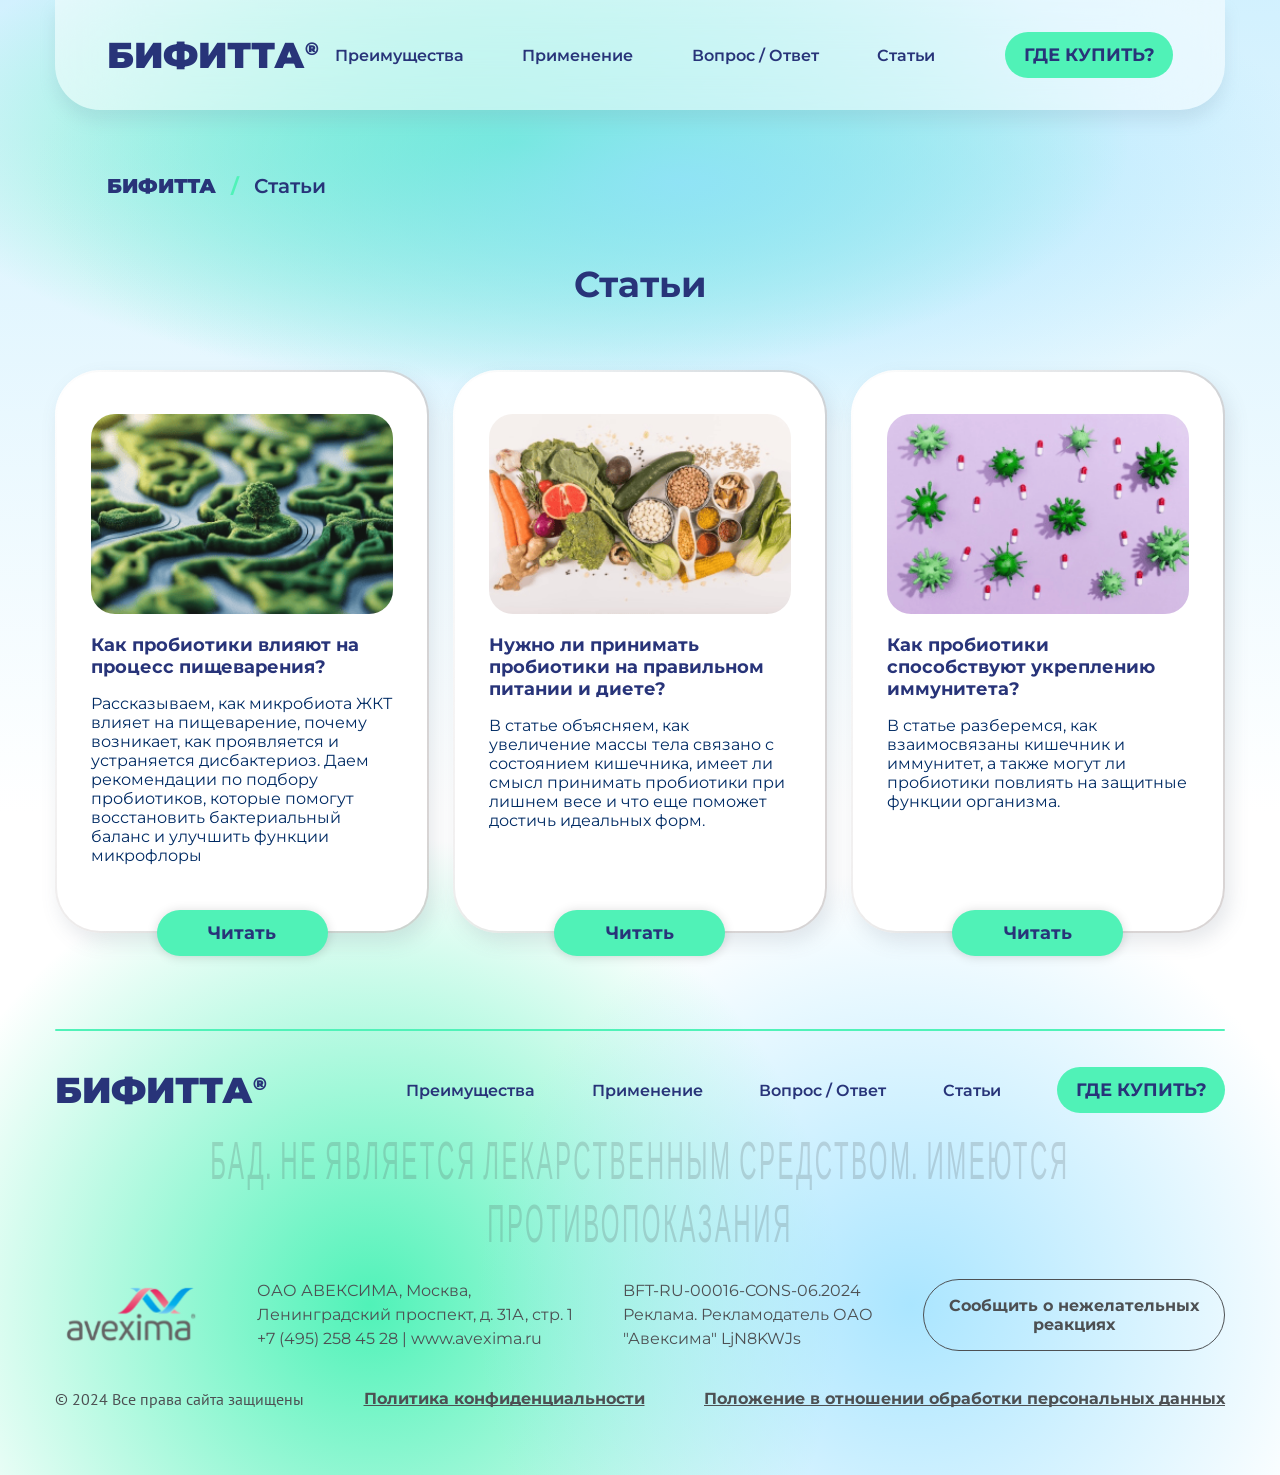
<file: html/news.html>
<!DOCTYPE html>
<html lang="ru">
<head>
	<meta charset="UTF-8">
	<meta name="viewport" content="width=device-width, initial-scale=1.0">
	<title>Статьи</title>
	<link rel="shortcut icon" href="../icons/favicon.svg" type="image/x-icon">
	<link rel="preconnect" href="https://fonts.googleapis.com">
	<link rel="preconnect" href="https://fonts.gstatic.com" crossorigin>
	<link href="https://fonts.googleapis.com/css2?family=Bebas+Neue&family=Montserrat:ital,wght@0,100..900;1,100..900&family=PT+Sans:ital,wght@0,400;0,700;1,400;1,700&display=swap" rel="stylesheet">
	<link rel="stylesheet" href="../style.css">
</head>

<body>
	<div class="wrapper">
		<header class="header">
			<div class="container">
				<div class="header__main__wrapper">
					<div class="header__left">
						<a href="../index.html" class="header__logo">
							<h2 class="title title_main title_main_header title_uppercase">Бифитта<sup class="reg">&reg;</sup></h2>
						</a>
					</div>

					<div class="header__wrapper">
						<nav class="header__nav">
							<ul class="header__menu">
								<li class="header__list">
									<a href="../index.html#advantages" class="header__link">Преимущества</a>
								</li>

								<li class="header__list">
									<a href="../index.html#scheme" class="header__link">Применение</a>
								</li>

								<li class="header__list">
									<a href="../index.html#faq" class="header__link">Вопрос / Ответ</a>
								</li>

								<li class="header__list">
									<a href="#news" class="header__link">Статьи</a>
								</li>
							</ul>
						</nav>

						<div class="header__right">
							<a href="where-buy.html" class="header__link header__link_wherebuy">Где Купить?</a>
						</div>
					</div>

					<div class="burger__menu">
						<span class="burger__menu__line"></span>
						<span class="burger__menu__line"></span>
						<span class="burger__menu__line"></span>
					</div>
				</div>
			</div>
		</header>

		<nav class="breadcrumbs">
			<div class="container">
				<div class="breadcrumbs__wrapper">
					<ul class="breadcrumbs__menu">
						<li class="breadcrumbs__list">
							<a class="breadcrumbs__link" href="../index.html">Бифитта</a>
						</li>

						<li class="breadcrumbs__list">
							<span class="breadcrumbs__link breadcrumbs__link_current">Статьи</span>
						</li>
					</ul>
				</div>
			</div>
    	</nav>

		<main class="main">
			<section id="news" class="news news_page">
				<div class="container">
					<h1 class="title">Статьи</h1>
					<div class="cards">
						<div class="news__wrapper cards__wrapper">
							<div class="cards__item">
								<div class="cards__top">
									<div class="cards__img">
										<img class="cards__photo" src="../img/news/article-photo-one.png" alt="Как пробиотики влияют на процесс пищеварения?">
									</div>
								</div>

								<div class="cards__center">
									<div class="cards__description">
										<h2 class="cards__header">Как пробиотики влияют на процесс пищеварения?</h2>
										<p class="cards__text">Рассказываем, как микробиота ЖКТ влияет на пищеварение, почему возникает, как проявляется и устраняется дисбактериоз. Даем рекомендации по подбору пробиотиков, которые помогут восстановить бактериальный баланс и улучшить функции микрофлоры</p>
									</div>
								</div>

								<div class="cards__bottom">
									<a href="news-details.html" class="btn btn_news">Читать</a>
								</div>
							</div>

							<div class="cards__item">
								<div class="cards__top">
									<div class="cards__img">
										<img class="cards__photo" src="../img/news/article-photo-two.png" alt="Нужно ли принимать пробиотики на правильном питании и диете?">
									</div>
								</div>

								<div class="cards__center">
									<div class="cards__description">
										<h2 class="cards__header">Нужно ли принимать пробиотики на правильном питании и диете?</h2>
										<p class="cards__text">В статье объясняем, как увеличение массы тела связано с состоянием кишечника, имеет ли смысл принимать пробиотики при лишнем весе и что еще поможет достичь идеальных форм.</p>
									</div>
								</div>

								<div class="cards__bottom">
									<a href="news-details.html" class="btn btn_news">Читать</a>
								</div>
							</div>

							<div class="cards__item">
								<div class="cards__top">
									<div class="cards__img">
										<img class="cards__photo" src="../img/news/article-photo-three.png" alt="Как пробиотики способствуют укреплению иммунитета?">
									</div>
								</div>

								<div class="cards__center">
									<div class="cards__description">
										<h2 class="cards__header">Как пробиотики способствуют укреплению иммунитета?</h2>
										<p class="cards__text">В статье разберемся, как взаимосвязаны кишечник и иммунитет, а также могут ли пробиотики повлиять на защитные функции организма.</p>
									</div>
								</div>

								<div class="cards__bottom">
									<a href="news-details.html" class="btn btn_news">Читать</a>
								</div>
							</div>
						</div>
					</div>
				</div>
			</section>
		</main>

		<footer class="footer footer_news">
			<div class="container">
				<div class="footer__hr"></div>

				<div class="footer__top">
					<div class="footer__wrapper">
						<a href="../index.html" class="footer__logo">
							<h2 class="title title_main title_main_footer title_uppercase">Бифитта<sup class="reg">&reg;</sup></h2>
						</a>

						<nav class="footer__nav">
							<ul class="footer__menu">
								<li class="footer__list">
									<a href="../index.html#advantages" class="footer__link">Преимущества</a>
								</li>

								<li class="footer__list">
									<a href="../index.html#scheme" class="footer__link">Применение</a>
								</li>

								<li class="footer__list">
									<a href="../index.html#faq" class="footer__link">Вопрос / Ответ</a>
								</li>

								<li class="footer__list">
									<a href="#news" class="footer__link">Статьи</a>
								</li>

								<li class="footer__list footer__list_wherebuy">
									<a href="where-buy.html" class="footer__link">Где Купить?</a>
								</li>
							</ul>
						</nav>
					</div>
				</div>

				<div class="footer__center">
					Бад. Не является лекарственным средством. Имеются противопоказания
				</div>

				<div class="footer__bottom">
					<div class="footer__wrapper">
						<div class="footer__logo footer__logo_bottom">
							<img src="../icons/logo.svg" alt="Avexima">
						</div>

						<p class="footer__text">ОАО АВЕКСИМА, Москва, <br> Ленинградский проспект, д. 31А, стр. 1 <br> +7 (495) 258 45 28 | www.avexima.ru</p>
						<p class="footer__text">BFT-RU-00016-CONS-06.2024 <br> Реклама. Рекламодатель ОАО <br> "Авексима" LjN8KWJs</p>
						<a class="footer__btn" href="#">Сообщить о нежелательных реакциях</a>
					</div>
				</div>

				<div class="footer__bottom">
					<div class="footer__wrapper">
						<p class="footer__text footer__text_copyright">&copy; 2024 Все права сайта защищены</p>
						<a class="footer__bottom__link" href="#">Политика конфиденциальности</a>
						<a class="footer__bottom__link" href="#">Положение в отношении обработки персональных данных</a>
					</div>
				</div>
			</div>
		</footer>
	</div>


	<script src="../js/burger-menu.js"></script>
</body>
</html>
</file>
<file: style.css>
@charset "UTF-8";
/* Шрифт */
/* Фон */
/* Цвет */
/* Бордер */
/* Тень */
/* Кнопки */
*, *::before, *::after {
  padding: 0;
  margin: 0;
  border: 0;
  box-sizing: border-box;
}

*::before, *::after {
  border-radius: inherit;
  width: inherit;
  height: inherit;
}

a {
  display: flex;
  text-decoration: none;
  -webkit-text-decoration-skip-ink: none;
          text-decoration-skip-ink: none;
  color: inherit;
}

table {
  border-collapse: collapse;
}

ol, ul {
  list-style: none;
}

select {
  outline: none;
}

input, textarea {
  font-family: inherit;
  font-size: inherit;
  border: none;
  outline: none;
}
input::-moz-placeholder, textarea::-moz-placeholder {
  font-family: inherit;
  color: inherit;
}
input::placeholder, textarea::placeholder {
  font-family: inherit;
  color: inherit;
}

textarea {
  resize: vertical;
}

details summary::-webkit-details-marker,
details summary::marker {
  display: none;
  list-style: none;
  content: "";
}

button {
  font-family: inherit;
  border: none;
  outline: none;
  cursor: pointer;
}

img {
  display: inline-block;
  width: 100%;
  height: 100%;
  -o-object-fit: cover;
     object-fit: cover;
  border-radius: inherit;
  vertical-align: middle;
}
img[alt] {
  color: #000;
}

sup, sub {
  font-size: 50%;
  line-height: 0;
}

address {
  font-style: normal;
}

iframe {
  border-radius: inherit;
}

.container {
  height: inherit;
  min-height: inherit;
}

/* Flex */
/* Grid */
/* Прижать подвал Грид */
/* Backgrounds */
/* Mask-img */
/* Before, After */
/* Absolute */
/* Адаптивный шрифт */
/* Прижать подвал flex */
.wrapper {
  display: flex;
  flex-direction: column;
  min-height: 100vh;
}

header, footer {
  min-height: 100px;
}

main {
  flex: 1 0 auto;
}

section {
  min-height: 600px;
}

footer {
  flex: 0 0 auto;
}

.title {
  font-weight: 700;
  font-size: 36px;
  text-align: center;
}
@media (max-width: 576px) {
  .title {
    font-size: 32px !important;
  }
}
@media (max-width: 425px) {
  .title {
    font-size: 26px !important;
  }
}
@media (max-width: 375px) {
  .title {
    font-size: 24px !important;
  }
}
.title_main {
  font-size: 36px;
  font-weight: 900;
}
@media (max-width: 576px) {
  .title_main_header {
    font-size: 32px;
  }
}
@media (max-width: 425px) {
  .title_main_header {
    font-size: 26px;
  }
}
@media (max-width: 375px) {
  .title_main_header {
    font-size: 20px;
  }
}
@media (max-width: 425px) {
  .title_main_footer {
    font-size: 32px;
  }
}
@media (max-width: 375px) {
  .title_main_footer {
    font-size: 26px;
  }
}
.title_uppercase {
  text-transform: uppercase;
}
.title_about__news {
  font-size: 45px;
  font-weight: 700;
  line-height: 55px;
  text-align: left;
}

.text {
  font-weight: 600;
  font-size: 20px;
  text-align: center;
}

.btn {
  display: flex;
  justify-content: center;
  align-items: center;
  padding: 16.5px;
  background: #50f2b7;
  box-shadow: 0 1px 11px 0 rgba(0, 0, 0, 0.15);
  border-radius: 56px;
  font-weight: 700;
  font-size: 18px;
  text-align: center;
}
@media (max-width: 425px) {
  .btn {
    font-size: 16px;
  }
}
.btn_promo {
  position: relative;
  padding: 10.5px;
  padding-left: 14px;
  width: 170px;
  justify-content: flex-start;
  text-transform: uppercase;
}
@media (max-width: 425px) {
  .btn_promo {
    width: 160px;
  }
}
@media (max-width: 375px) {
  .btn_promo {
    width: 140px;
    font-size: 14px;
  }
}
.btn_promo::after {
  display: flex;
  position: absolute;
  content: "";
  top: 50%;
  right: 8px;
  transform: translateY(-50%);
  width: 32px;
  height: 32px;
  background: #fff;
}
@media (max-width: 375px) {
  .btn_promo::after {
    width: 24px;
    height: 24px;
  }
}
.btn_news {
  width: 171px;
  padding: 12px;
}
.btn_news__details-bifitta__btn {
  width: 350px;
  padding: 34px 32px;
  text-transform: uppercase;
  font-size: 30px;
  font-weight: 700;
  line-height: 37px;
  border-radius: 56px;
  box-shadow: 0px 1.07px 10.69px 0px rgba(0, 0, 0, 0.15);
}
@media (max-width: 1199px) {
  .btn_news__details-bifitta__btn {
    width: 300px;
    padding: 16.5px;
  }
}
@media (max-width: 768px) {
  .btn_news__details-bifitta__btn {
    font-size: 25px;
  }
}
@media (max-width: 576px) {
  .btn_news__details-bifitta__btn {
    width: 250px;
    padding: 12.5px;
    font-size: 22px;
  }
}
@media (max-width: 425px) {
  .btn_news__details-bifitta__btn {
    padding: 10.5px;
    font-size: 20px;
  }
}
@media (max-width: 375px) {
  .btn_news__details-bifitta__btn {
    width: 200px;
    padding: 6.5px;
    font-size: 16px;
  }
}
.btn_faq {
  width: 237px;
  text-transform: uppercase;
}
@media (max-width: 425px) {
  .btn_faq {
    width: 200px;
    padding: 12px;
    font-size: 14px;
  }
}
.btn_faq.hide {
  display: none;
}

@keyframes float {
  0%, 100% {
    margin-top: 0;
  }
  50% {
    margin-top: -15px;
  }
}
.burger__menu {
  display: none;
}
@media (max-width: 991px) {
  .burger__menu {
    position: absolute;
    top: 50%;
    right: 32px;
    display: flex;
    justify-content: space-evenly;
    align-items: center;
    width: 80px;
    height: 30px;
    transform: translateY(-50%);
    z-index: 10;
    background: #50f2b8;
    border-radius: 20px;
    transition: 0.5s;
  }
}
@media (max-width: 576px) {
  .burger__menu {
    width: 70px;
    right: 24px;
  }
}
@media (max-width: 425px) {
  .burger__menu {
    width: 50px;
    height: 20px;
    border-radius: 10px;
    right: 16px;
  }
}
@media (max-width: 375px) {
  .burger__menu {
    right: 14px;
  }
}
.burger__menu__line {
  position: relative;
  width: 10px;
  height: 10px;
  border-radius: 50%;
  background: #fff;
}
@media (max-width: 425px) {
  .burger__menu__line {
    width: 8px;
    height: 8px;
  }
}
@media (max-width: 375px) {
  .burger__menu__line {
    width: 6px;
    height: 6px;
  }
}
.burger__menu.active__menu {
  width: 50px;
  height: 50px;
  flex-direction: column;
  background: transparent;
  border-radius: 0;
}
@media (max-width: 676px) {
  .burger__menu.active__menu {
    width: 40px;
    height: 40px;
  }
}
@media (max-width: 425px) {
  .burger__menu.active__menu {
    width: 30px;
    height: 30px;
  }
}
@media (max-width: 375px) {
  .burger__menu.active__menu {
    width: 20px;
    height: 20px;
  }
}
.burger__menu .active__line {
  width: 100%;
  height: 2px;
  background: #50f2b8;
  border-radius: 0;
  transition: 0.5s;
}
.burger__menu .active__line:first-child {
  top: 8px;
  transform: rotate(45deg);
}
@media (max-width: 425px) {
  .burger__menu .active__line:first-child {
    top: 6px;
  }
}
@media (max-width: 375px) {
  .burger__menu .active__line:first-child {
    top: 4px;
  }
}
.burger__menu .active__line:nth-child(2) {
  display: none;
}
.burger__menu .active__line:last-child {
  top: -10px;
  transform: rotate(-45deg);
}
@media (max-width: 676px) {
  .burger__menu .active__line:last-child {
    top: -6px;
  }
}
@media (max-width: 425px) {
  .burger__menu .active__line:last-child {
    top: -4px;
  }
}

.header {
  position: sticky;
  top: 0;
  z-index: 10;
}
@media (max-width: 991px) {
  .header {
    min-height: auto;
  }
}
.header__main__wrapper {
  padding: 32px 52px;
  backdrop-filter: blur(45px);
  box-shadow: 0 11px 16px rgba(132, 160, 179, 0.2);
  border-radius: 0 0 45px 45px;
  background: rgba(255, 255, 255, 0.5);
  gap: 16px;
}
@media (max-width: 1199px) {
  .header__main__wrapper {
    padding: 32px;
  }
}
@media (max-width: 991px) {
  .header__main__wrapper {
    padding: 0;
  }
}
@media (max-width: 425px) {
  .header__main__wrapper {
    border-radius: 0 0 30px 30px;
  }
}
.header__main__wrapper, .header__wrapper, .header__menu {
  display: flex;
  justify-content: space-between;
  align-items: center;
}
.header__wrapper {
  width: 80%;
  gap: 16px;
}
@media (max-width: 1125px) {
  .header__wrapper {
    width: 70%;
  }
}
@media (max-width: 1024px) {
  .header__wrapper {
    width: 75%;
  }
}
@media (max-width: 991px) {
  .header__wrapper {
    padding: 15px 0;
    position: absolute;
    top: -20dvh;
    left: -5%;
    flex-direction: column;
    justify-content: center;
    width: 110%;
    height: 100dvh;
    z-index: -1;
    opacity: 0;
    pointer-events: none;
    transition: 0.3s all;
    background: #fff;
    box-shadow: 0 3px 4px 0 rgba(132, 160, 179, 0.2);
    backdrop-filter: blur(11.25px);
  }
}
.header__wrapper.header__mobile__active {
  top: 0;
  opacity: 1;
  pointer-events: all;
  transition: 0.3s all;
}
@media (max-width: 991px) {
  .header__left {
    display: inline-flex;
    width: 100%;
    padding: 32px 52px;
    box-shadow: 0 11px 16px rgba(132, 160, 179, 0.2);
    border-radius: inherit;
  }
}
@media (max-width: 576px) {
  .header__left {
    padding: 24px;
  }
}
@media (max-width: 425px) {
  .header__left {
    padding: 16px;
  }
}
@media (max-width: 375px) {
  .header__left {
    padding: 14px;
  }
}
.header__nav {
  min-width: 600px;
}
@media (max-width: 1125px) {
  .header__nav {
    min-width: auto;
  }
}
@media (max-width: 1125px) {
  .header__menu {
    gap: 12px;
  }
}
@media (max-width: 991px) {
  .header__menu {
    flex-direction: column;
    width: auto;
    height: 500px;
    justify-content: space-evenly;
  }
}
.header__list {
  font-weight: 600;
}
@media (max-width: 991px) {
  .header__list {
    font-weight: 700;
  }
}
@media (max-width: 425px) {
  .header__link {
    font-size: 16px !important;
  }
}
@media (max-width: 375px) {
  .header__link {
    font-size: 14px !important;
  }
}
.header__link_wherebuy {
  display: flex;
  justify-content: center;
  align-items: center;
  text-transform: uppercase;
  font-weight: 700;
  font-size: 18px;
  background: #50f2b7;
  border-radius: 56px;
  width: 168px;
  padding: 12px;
}

.promo {
  position: relative;
}
.promo::before {
  width: 1340px;
  height: 562px;
  display: flex;
  position: absolute;
  content: "";
  top: 0;
  left: -300px;
  background: radial-gradient(50% 50% at 50% 50%, rgba(149, 223, 255, 0.8) 0%, rgba(149, 223, 255, 0) 92.5%);
  z-index: -1;
}
.promo::after {
  display: flex;
  position: absolute;
  content: "";
  top: 0;
  right: -300px;
  width: 1334px;
  height: 485px;
  background: radial-gradient(50% 50% at 50% 50%, #50f2b8 0%, rgba(80, 242, 184, 0) 100%);
  z-index: -2;
}
.promo_where-buy {
  min-height: auto;
}
.promo_where-buy::before, .promo_where-buy::after {
  display: none;
}
.promo__wrapper {
  display: flex;
  justify-content: space-between;
}
.promo__wrapper_main {
  margin-top: -110px;
  padding-top: 160px;
  padding-bottom: 18px;
  border-radius: 0 0 45px 45px;
  backdrop-filter: blur(50px);
  background: linear-gradient(135deg, rgba(255, 255, 255, 0.65) 0%, rgba(255, 255, 255, 0) 100%);
  border: 2px solid rgba(112, 167, 185, 0.2);
  display: grid;
}
@media (max-width: 991px) {
  .promo__wrapper_main {
    padding-top: 300px;
  }
}
@media (max-width: 525px) {
  .promo__wrapper_main {
    padding-top: 250px;
    border-radius: 0 0 32px 32px;
  }
}
@media (max-width: 425px) {
  .promo__wrapper_main {
    padding-top: 220px;
    padding-bottom: 0;
    border-radius: 0 0 20px 20px;
  }
}
@media (max-width: 991px) {
  .promo__wrapper_where-buy {
    margin-top: 32px;
    flex-direction: column;
  }
}
.promo__left {
  position: relative;
}
.promo__left_main {
  width: 253px;
  height: 478px;
}
.promo__left_main img {
  -o-object-fit: contain;
     object-fit: contain;
}
@media (max-width: 1024px) {
  .promo__left_main {
    transform: translateX(-20px);
  }
}
@media (max-width: 991px) {
  .promo__left_main {
    grid-row: span 2;
    width: 100%;
    height: auto;
    transform: none;
  }
}
.promo__left_main::before {
  width: 248px;
  height: 121px;
  display: flex;
  position: absolute;
  content: "";
  top: 10px;
  left: 37px;
  background: url("img/promo-before-bg.png") no-repeat center/cover;
}
@media (max-width: 1024px) {
  .promo__left_main::before {
    left: 40px;
  }
}
@media (max-width: 991px) {
  .promo__left_main::before {
    width: 100%;
    height: 850px;
    top: -100px;
    left: -40px;
    z-index: -1;
    background: url("img/promo-before-bg-mobile.png") no-repeat center/contain;
  }
}
@media (max-width: 800px) {
  .promo__left_main::before {
    left: -20px;
  }
}
@media (max-width: 768px) {
  .promo__left_main::before {
    left: -40px;
    height: 800px;
  }
}
@media (max-width: 700px) {
  .promo__left_main::before {
    height: 750px;
    left: -30px;
  }
}
@media (max-width: 650px) {
  .promo__left_main::before {
    height: 700px;
    left: -20px;
  }
}
@media (max-width: 600px) {
  .promo__left_main::before {
    height: 680px;
  }
}
@media (max-width: 576px) {
  .promo__left_main::before {
    height: 650px;
    left: -40px;
  }
}
@media (max-width: 525px) {
  .promo__left_main::before {
    height: 600px;
  }
}
@media (max-width: 425px) {
  .promo__left_main::before {
    height: 530px;
    top: -50px;
  }
}
@media (max-width: 400px) {
  .promo__left_main::before {
    height: 500px;
  }
}
@media (max-width: 375px) {
  .promo__left_main::before {
    height: 480px;
  }
}
.promo__left_where-buy {
  width: 477px;
  height: 493px;
}
@media (max-width: 991px) {
  .promo__left_where-buy {
    width: 100%;
    height: 600px;
  }
}
@media (max-width: 768px) {
  .promo__left_where-buy {
    height: 500px;
  }
}
@media (max-width: 676px) {
  .promo__left_where-buy {
    height: 400px;
  }
}
@media (max-width: 480px) {
  .promo__left_where-buy {
    height: 300px;
  }
}
@media (max-width: 425px) {
  .promo__left_where-buy {
    width: 50%;
    height: auto;
  }
}
@media (max-width: 375px) {
  .promo__left_where-buy {
    width: 48%;
  }
}
.promo__left_where-buy img {
  -o-object-fit: contain;
     object-fit: contain;
}
.promo__center {
  position: relative;
}
.promo__center_main {
  width: 350px;
  height: 320px;
  align-self: flex-end;
  grid-column: 2;
}
@media (max-width: 1199px) {
  .promo__center_main {
    transform: translateX(-50px);
  }
}
@media (max-width: 1024px) {
  .promo__center_main {
    width: 300px;
  }
}
@media (max-width: 991px) {
  .promo__center_main {
    grid-row: 2;
    width: 400px;
    transform: translateX(0);
    margin-top: 32px;
  }
}
@media (max-width: 768px) {
  .promo__center_main {
    width: auto;
    height: auto;
    margin-top: 0;
  }
}
@media (max-width: 480px) {
  .promo__center_main {
    transform: translateX(-30px);
  }
}
.promo__center_main img {
  -o-object-fit: contain;
     object-fit: contain;
}
.promo__center_where-buy {
  width: 568px;
  height: 353px;
  align-self: flex-end;
}
@media (max-width: 991px) {
  .promo__center_where-buy {
    align-self: center;
    width: 100%;
    height: auto;
    margin-top: 200px;
  }
}
@media (max-width: 576px) {
  .promo__center_where-buy {
    margin-top: 150px;
  }
}
@media (max-width: 425px) {
  .promo__center_where-buy {
    margin-top: -70px;
  }
}
@media (max-width: 400px) {
  .promo__center_where-buy {
    margin-top: -60px;
  }
}
.promo__center_where-buy img {
  -o-object-fit: contain;
     object-fit: contain;
  transform: scale(1.4);
}
@media (max-width: 991px) {
  .promo__center_where-buy img {
    transform: none;
  }
}
.promo__cloud {
  display: flex;
  justify-content: center;
  align-items: center;
  font-weight: 600;
  font-size: 20px;
  text-align: center;
}
.promo__cloud::after {
  display: flex;
  position: absolute;
  content: "";
  top: 0;
  right: 0;
  background: url("icons/cloud.svg") no-repeat center/cover;
  z-index: -1;
}
.promo__cloud_main {
  width: 310px;
  height: 124px;
  position: absolute;
  top: -20px;
  left: 200px;
}
@media (max-width: 991px) {
  .promo__cloud_main {
    top: -140px;
    left: 200px;
  }
}
@media (max-width: 991px) and (max-width: 676px) {
  .promo__cloud_main {
    left: 180px;
  }
}
@media (max-width: 991px) and (max-width: 576px) {
  .promo__cloud_main {
    left: 160px;
  }
}
@media (max-width: 991px) and (max-width: 525px) {
  .promo__cloud_main {
    top: -120px;
    left: 150px;
  }
}
@media (max-width: 991px) and (max-width: 480px) {
  .promo__cloud_main {
    width: 250px;
    height: 100px;
    top: -100px;
    left: 130px;
    font-size: 18px;
  }
}
@media (max-width: 991px) and (max-width: 425px) {
  .promo__cloud_main {
    width: 200px;
    height: 80px;
    font-size: 14px;
    top: -80px;
  }
}
@media (max-width: 991px) and (max-width: 375px) {
  .promo__cloud_main {
    left: 115px;
  }
}
.promo__cloud_where-buy {
  position: absolute;
  top: -200px;
  right: -320px;
  width: 428px;
  height: 170px;
  left: unset;
  z-index: 2;
  font-weight: 700;
  font-size: 48px;
}
@media (max-width: 991px) {
  .promo__cloud_where-buy {
    top: -180px;
    right: 50px;
  }
}
@media (max-width: 800px) {
  .promo__cloud_where-buy {
    right: 0;
  }
}
@media (max-width: 768px) {
  .promo__cloud_where-buy {
    width: 400px;
    height: 160px;
  }
}
@media (max-width: 676px) {
  .promo__cloud_where-buy {
    width: 350px;
    height: 140px;
    font-size: 42px;
  }
}
@media (max-width: 576px) {
  .promo__cloud_where-buy {
    width: 300px;
    height: 120px;
    top: -140px;
    font-size: 36px;
  }
}
@media (max-width: 480px) {
  .promo__cloud_where-buy {
    width: 250px;
    height: 100px;
    font-size: 28px;
    top: -120px;
  }
}
@media (max-width: 425px) {
  .promo__cloud_where-buy {
    width: 200px;
    height: 80px;
    top: -85px;
    right: -10px;
    font-size: 22px;
  }
}
@media (max-width: 400px) {
  .promo__cloud_where-buy {
    width: 180px;
    height: 70px;
    top: -80px;
    right: -10px;
    font-size: 20px;
  }
}
@media (max-width: 375px) {
  .promo__cloud_where-buy {
    font-size: 18px;
  }
}
.promo__right {
  position: relative;
}
.promo__right::after {
  display: flex;
  position: absolute;
  content: "";
  top: 0;
  right: 0;
  width: 160px;
  height: 138px;
  background: url("img/promo-after-bg.png") no-repeat center/cover;
}
@media (max-width: 700px) {
  .promo__right::after {
    right: -40px;
  }
}
@media (max-width: 576px) {
  .promo__right::after {
    width: 140px;
    height: 120px;
  }
}
@media (max-width: 525px) {
  .promo__right::after {
    width: 120px;
    height: 100px;
    top: 20px;
    right: -30px;
  }
}
@media (max-width: 480px) {
  .promo__right::after {
    top: 10px;
    right: -50px;
  }
}
@media (max-width: 400px) {
  .promo__right::after {
    width: 80px;
    height: 70px;
    top: 30px;
    right: -20px;
  }
}
.promo__right_main {
  margin-top: 20px;
  flex-shrink: 0;
  width: 555px;
  height: 338px;
  transform: translateX(-85px);
  grid-column: 3;
}
@media (max-width: 1199px) {
  .promo__right_main {
    transform: translateX(-120px);
  }
}
@media (max-width: 1125px) {
  .promo__right_main {
    margin-top: 40px;
    width: 500px;
    height: 300px;
  }
}
@media (max-width: 1024px) {
  .promo__right_main {
    transform: translateX(-120px);
  }
}
@media (max-width: 991px) {
  .promo__right_main {
    grid-column: span 2;
    transform: translateX(-50px);
    margin-top: 0;
  }
}
@media (max-width: 768px) {
  .promo__right_main {
    width: auto;
  }
}
@media (max-width: 576px) {
  .promo__right_main {
    height: 250px;
  }
}
@media (max-width: 480px) {
  .promo__right_main {
    margin-top: 32px;
    height: 200px;
  }
}
@media (max-width: 375px) {
  .promo__right_main {
    transform: translateX(-30px);
  }
}
@media (max-width: 768px) {
  .promo__right_main img {
    -o-object-fit: contain;
       object-fit: contain;
  }
}
.promo__right_where-buy {
  align-self: center;
}
@media (max-width: 425px) {
  .promo__right_where-buy::before {
    display: flex;
    position: absolute;
    content: "";
    top: 0;
    right: 0;
    background: url("img/where-buy/promo-before-bg-mobile.png") no-repeat center/contain;
    width: 300px;
    height: 300px;
    top: -370px;
    right: 140px;
    z-index: -1;
  }
}
@media (max-width: 400px) {
  .promo__right_where-buy::before {
    top: -360px;
  }
}
@media (max-width: 375px) {
  .promo__right_where-buy::before {
    height: 260px;
    top: -335px;
  }
}
.promo__right_where-buy::after {
  display: flex;
  position: absolute;
  content: "";
  top: -280px;
  right: 0;
  width: 659px;
  height: 228px;
  background: url("img/where-buy/promo-after-bg.png") no-repeat center/cover;
}
@media (max-width: 991px) {
  .promo__right_where-buy::after {
    display: none;
  }
}
@media (max-width: 425px) {
  .promo__right_where-buy::after {
    display: block;
    width: 60px;
    height: 60px;
    background: url("img/where-buy/promo-after-bg-mobile.png") no-repeat center/contain;
    top: -380px;
  }
}
@media (max-width: 400px) {
  .promo__right_where-buy::after {
    top: -370px;
  }
}
@media (max-width: 375px) {
  .promo__right_where-buy::after {
    top: -340px;
  }
}
.promo__info {
  margin-top: -100px;
  display: flex;
  justify-content: center;
  align-items: center;
  gap: 6px;
  grid-row: 2;
  grid-column: 3;
}
@media (max-width: 1199px) {
  .promo__info {
    justify-content: flex-start;
  }
}
@media (max-width: 1125px) {
  .promo__info {
    padding: 16px 0;
    grid-column: span 3;
    justify-content: center;
    margin-top: -30px;
  }
}
@media (max-width: 991px) {
  .promo__info {
    grid-row: 3;
    margin-top: 30px;
  }
}
@media (max-width: 768px) {
  .promo__info {
    margin-top: 16px;
  }
}
@media (max-width: 480px) {
  .promo__info {
    margin-top: 32px;
  }
}
@media (max-width: 375px) {
  .promo__info {
    margin-top: 16px;
  }
}
.promo__text {
  width: 368px;
  font-weight: 600;
  font-size: 20px;
}
@media (max-width: 991px) {
  .promo__text {
    width: 480px;
    margin: 32px auto 0;
  }
}
@media (max-width: 576px) {
  .promo__text {
    width: 100%;
  }
}
@media (max-width: 480px) {
  .promo__text {
    font-size: 18px;
  }
}
@media (max-width: 425px) {
  .promo__text {
    font-size: 16px;
  }
}
@media (max-width: 375px) {
  .promo__text {
    font-size: 14px;
  }
}
@media (max-width: 991px) {
  .promo__text br {
    display: none;
  }
}
.promo__text_main {
  width: unset;
}
@media (max-width: 991px) {
  .promo__text_main {
    margin: 0;
  }
}
@media (max-width: 991px) {
  .promo__text_main br {
    display: block;
  }
}

.breadcrumbs {
  padding: 64px 0;
}
@media (max-width: 576px) {
  .breadcrumbs {
    padding: 56px 0;
  }
}
@media (max-width: 480px) {
  .breadcrumbs {
    padding: 48px 0;
  }
}
@media (max-width: 425px) {
  .breadcrumbs {
    padding: 32px 0;
  }
}
@media (max-width: 375px) {
  .breadcrumbs {
    padding: 32px 0 0;
  }
}
@media (max-width: 375px) {
  .breadcrumbs_news__details {
    padding: 32px 0;
  }
}
.breadcrumbs__wrapper {
  padding: 0 52px;
  display: flex;
  align-items: center;
}
@media (max-width: 425px) {
  .breadcrumbs__wrapper {
    padding: 0 32px;
  }
}
@media (max-width: 768px) {
  .breadcrumbs__wrapper_news__details {
    padding: 0 32px;
  }
}
.breadcrumbs__menu {
  display: flex;
  align-items: center;
  flex-wrap: wrap;
  gap: 15px;
}
.breadcrumbs__list {
  display: flex;
  align-items: center;
  position: relative;
  font-size: 20px;
  line-height: 24px;
  font-weight: 600;
}
@media (max-width: 425px) {
  .breadcrumbs__list {
    font-size: 18px;
  }
}
@media (max-width: 375px) {
  .breadcrumbs__list {
    font-size: 16px;
  }
}
.breadcrumbs__list:first-child {
  text-transform: uppercase;
  font-weight: 900;
}
.breadcrumbs__list:not(:last-child)::after {
  content: "/";
  margin-left: 15px;
  font-weight: bold;
  color: #50f2b8;
}
.breadcrumbs__list_current:first-child {
  text-transform: none;
  font-weight: 400;
}
@media (max-width: 375px) {
  .breadcrumbs__link_news__details {
    font-size: 14px;
  }
}
.breadcrumbs__link_back {
  margin-left: 20px;
}
@media (max-width: 768px) {
  .breadcrumbs__link_back {
    margin-left: 0;
  }
}
.breadcrumbs__link_back::before {
  display: flex;
  position: absolute;
  content: "";
  top: 0;
  left: 0;
  width: 14px;
  height: 26px;
  background: url("icons/arrow-back.svg") no-repeat center/cover;
}
@media (max-width: 768px) {
  .breadcrumbs__link_back::before {
    left: -20px;
  }
}
@media (max-width: 375px) {
  .breadcrumbs__link_back::before {
    height: 20px;
    top: 2px;
  }
}

.preparat {
  min-height: auto;
}
.preparat__wrapper {
  position: relative;
  height: 260px;
}
@media (max-width: 480px) {
  .preparat__wrapper {
    height: 200px;
  }
}
@media (max-width: 425px) {
  .preparat__wrapper {
    height: 150px;
  }
}
@media (max-width: 375px) {
  .preparat__wrapper {
    height: 120px;
  }
}
.preparat__top, .preparat__bottom {
  position: absolute;
  top: 50%;
  left: -10px;
  width: 102%;
  height: 90px;
  padding: 32px;
  display: flex;
  justify-content: space-between;
  align-items: center;
  box-shadow: 0 4px 20px 0 rgba(0, 0, 0, 0.15);
  background: linear-gradient(90deg, #50f2b8 0%, #95dfff 100%);
}
@media (max-width: 991px) {
  .preparat__top, .preparat__bottom {
    width: 103%;
    height: 80px;
  }
}
@media (max-width: 525px) {
  .preparat__top, .preparat__bottom {
    width: 104%;
  }
}
@media (max-width: 768px) {
  .preparat__top, .preparat__bottom {
    padding: 16px;
    height: 70px;
  }
}
@media (max-width: 676px) {
  .preparat__top, .preparat__bottom {
    height: 60px;
  }
}
@media (max-width: 480px) {
  .preparat__top, .preparat__bottom {
    height: 50px;
  }
}
@media (max-width: 425px) {
  .preparat__top, .preparat__bottom {
    width: 105%;
    height: 40px;
  }
}
.preparat__top {
  transform: rotate(5deg) translateY(-50%);
}
.preparat__bottom {
  transform: rotate(-5deg) translateY(-50%);
  background: linear-gradient(90deg, #95dfff 0%, #50f2b8 61.5%);
}
.preparat__item {
  font-weight: 900;
  font-size: 24px;
  text-align: center;
  text-transform: uppercase;
  color: #fff;
}
@media (max-width: 1199px) {
  .preparat__item {
    font-size: 22px;
  }
}
@media (max-width: 991px) {
  .preparat__item {
    font-size: 16px;
  }
}
@media (max-width: 768px) {
  .preparat__item {
    font-size: 15px;
  }
}
@media (max-width: 676px) {
  .preparat__item {
    font-size: 13px;
  }
}
@media (max-width: 576px) {
  .preparat__item {
    font-size: 12px;
  }
}
@media (max-width: 525px) {
  .preparat__item {
    font-size: 11px;
  }
}
@media (max-width: 480px) {
  .preparat__item {
    font-size: 9px;
  }
}
@media (max-width: 425px) {
  .preparat__item {
    font-size: 8px;
  }
}
.preparat__item_bottom {
  color: #283479;
}

.symptoms {
  position: relative;
  padding-top: 280px !important;
}
@media (max-width: 991px) {
  .symptoms {
    padding-top: 250px !important;
  }
}
.symptoms::before {
  display: flex;
  position: absolute;
  content: "";
  top: -400px;
  left: 0;
  width: 100%;
  height: 1400px;
  background: radial-gradient(50% 50% at 50% 50%, rgba(149, 223, 255, 0.8) 0%, rgba(149, 223, 255, 0) 92.5%);
  z-index: -3;
}
.symptoms__block__img {
  position: relative;
  width: 800px;
  height: 434px;
  margin: 0 auto;
}
@media (max-width: 1125px) {
  .symptoms__block__img {
    width: 726px;
  }
}
@media (max-width: 768px) {
  .symptoms__block__img {
    width: 100%;
  }
}
@media (max-width: 676px) {
  .symptoms__block__img {
    margin-left: 30px;
  }
}
@media (max-width: 600px) {
  .symptoms__block__img {
    margin-left: 0;
  }
}
@media (max-width: 525px) {
  .symptoms__block__img {
    margin-left: -30px;
  }
}
@media (max-width: 480px) {
  .symptoms__block__img {
    margin-left: -50px;
  }
}
@media (max-width: 425px) {
  .symptoms__block__img {
    margin-left: -60px;
  }
}
@media (max-width: 400px) {
  .symptoms__block__img {
    margin-left: -75px;
  }
}
@media (max-width: 375px) {
  .symptoms__block__img {
    margin-left: -90px;
  }
}
.symptoms__img {
  position: absolute;
  top: 0;
  left: 80px;
  width: 260px;
  height: 160px;
  transition: 0.5s;
}
@media (max-width: 1125px) {
  .symptoms__img {
    width: 200px;
    height: 120px;
  }
}
@media (max-width: 700px) {
  .symptoms__img {
    left: 80px;
  }
}
@media (max-width: 600px) {
  .symptoms__img {
    width: 165px;
    height: 100px;
  }
}
@media (max-width: 480px) {
  .symptoms__img {
    width: 150px;
    height: 90px;
    left: 120px;
  }
}
.symptoms__img_second {
  top: 117px;
  left: 156px;
  z-index: -1;
}
@media (max-width: 700px) {
  .symptoms__img_second {
    left: 100px;
  }
}
@media (max-width: 676px) {
  .symptoms__img_second {
    left: 80px;
  }
}
@media (max-width: 600px) {
  .symptoms__img_second {
    left: 100px;
  }
}
@media (max-width: 480px) {
  .symptoms__img_second {
    left: 140px;
  }
}
.symptoms__img_third {
  top: 222px;
  left: 0;
  z-index: -2;
}
@media (max-width: 768px) {
  .symptoms__img_third {
    left: 80px;
  }
}
@media (max-width: 700px) {
  .symptoms__img_third {
    left: 50px;
  }
}
@media (max-width: 676px) {
  .symptoms__img_third {
    top: 230px;
    left: 60px;
  }
}
@media (max-width: 480px) {
  .symptoms__img_third {
    left: 100px;
  }
}
.symptoms__img_four {
  left: 438px;
  z-index: -1;
}
@media (max-width: 676px) {
  .symptoms__img_four {
    left: 300px;
  }
}
@media (max-width: 480px) {
  .symptoms__img_four {
    left: 280px;
  }
}
.symptoms__img_five {
  top: 120px;
  left: 356px;
}
@media (max-width: 676px) {
  .symptoms__img_five {
    left: 300px;
  }
}
@media (max-width: 600px) {
  .symptoms__img_five {
    left: 280px;
  }
}
@media (max-width: 480px) {
  .symptoms__img_five {
    left: 240px;
  }
}
.symptoms__img_six {
  top: 250px;
  left: 264px;
  z-index: -1;
}
@media (max-width: 676px) {
  .symptoms__img_six {
    left: 200px;
  }
}
@media (max-width: 480px) {
  .symptoms__img_six {
    left: 180px;
  }
}
.symptoms__img_seven {
  top: 197px;
  left: 532px;
  z-index: -2;
}
@media (max-width: 768px) {
  .symptoms__img_seven {
    left: 460px;
  }
}
@media (max-width: 676px) {
  .symptoms__img_seven {
    top: 215px;
    left: 330px;
  }
}
@media (max-width: 480px) {
  .symptoms__img_seven {
    left: 280px;
  }
}
.symptoms__img_preparat {
  top: 50%;
  left: 50%;
  transform: translate(-30%, -60%);
  width: 500px;
  height: 500px;
}
@media (max-width: 1125px) {
  .symptoms__img_preparat {
    width: 400px;
    height: 400px;
    top: 40%;
  }
}
@media (max-width: 991px) {
  .symptoms__img_preparat {
    width: 370px;
  }
}
@media (max-width: 676px) {
  .symptoms__img_preparat {
    width: 350px;
    height: 350px;
    top: 35%;
    left: 46%;
  }
}
@media (max-width: 600px) {
  .symptoms__img_preparat {
    left: 52%;
  }
}
@media (max-width: 576px) {
  .symptoms__img_preparat {
    width: 315px;
  }
}
@media (max-width: 525px) {
  .symptoms__img_preparat {
    width: 280px;
    left: 58%;
  }
}
@media (max-width: 480px) {
  .symptoms__img_preparat {
    width: 350px;
  }
}
@media (max-width: 450px) {
  .symptoms__img_preparat {
    left: 70%;
  }
}
@media (max-width: 375px) {
  .symptoms__img_preparat {
    left: 82%;
  }
}
.symptoms__img_preparat img {
  -o-object-fit: contain;
     object-fit: contain;
}
.symptoms__img_preparat_second {
  width: 700px;
  height: 382px;
  top: -100px;
}
@media (max-width: 1125px) {
  .symptoms__img_preparat_second {
    width: 500px;
    height: auto;
  }
}
@media (max-width: 991px) {
  .symptoms__img_preparat_second {
    height: 450px;
    left: 48%;
  }
}
@media (max-width: 768px) {
  .symptoms__img_preparat_second {
    width: 400px;
    height: 350px;
    top: -60px;
    left: 60%;
  }
}
@media (max-width: 700px) {
  .symptoms__img_preparat_second {
    left: 58%;
  }
}
@media (max-width: 676px) {
  .symptoms__img_preparat_second {
    width: 350px;
    height: 350px;
    top: -100px;
    left: 52%;
  }
}
@media (max-width: 600px) {
  .symptoms__img_preparat_second {
    width: 320px;
    left: 57%;
  }
}
@media (max-width: 576px) {
  .symptoms__img_preparat_second {
    width: 315px;
  }
}
@media (max-width: 525px) {
  .symptoms__img_preparat_second {
    width: 280px;
    left: 64%;
  }
}
@media (max-width: 480px) {
  .symptoms__img_preparat_second {
    width: 350px;
    top: -200px;
    left: 50%;
  }
}
@media (max-width: 375px) {
  .symptoms__img_preparat_second {
    top: -160px;
    width: 300px;
    left: 58%;
  }
}
.symptoms__img_preparat_sun {
  width: 294px;
  height: 208px;
  top: -120px;
  left: 92%;
}
@media (max-width: 1125px) {
  .symptoms__img_preparat_sun {
    width: 250px;
    height: 180px;
    left: 85%;
  }
}
@media (max-width: 991px) {
  .symptoms__img_preparat_sun {
    width: 180px;
    top: -25px;
    left: 78%;
  }
}
@media (max-width: 768px) {
  .symptoms__img_preparat_sun {
    width: 150px;
    top: -30px;
    left: 88%;
  }
}
@media (max-width: 700px) {
  .symptoms__img_preparat_sun {
    left: 86%;
  }
}
@media (max-width: 676px) {
  .symptoms__img_preparat_sun {
    width: 120px;
    top: -65px;
    left: 78%;
  }
}
@media (max-width: 600px) {
  .symptoms__img_preparat_sun {
    top: -50px;
    left: 85%;
  }
}
@media (max-width: 576px) {
  .symptoms__img_preparat_sun {
    left: 86%;
  }
}
@media (max-width: 525px) {
  .symptoms__img_preparat_sun {
    width: 100px;
    left: 92%;
  }
}
@media (max-width: 480px) {
  .symptoms__img_preparat_sun {
    top: -160px;
    width: 140px;
    left: 88%;
  }
}
@media (max-width: 450px) {
  .symptoms__img_preparat_sun {
    left: 92%;
  }
}
@media (max-width: 400px) {
  .symptoms__img_preparat_sun {
    left: 95%;
  }
}
@media (max-width: 375px) {
  .symptoms__img_preparat_sun {
    width: 120px;
    top: -110px;
    left: 100%;
  }
}
.symptoms__wrapper {
  position: relative;
  top: 200px;
}

.compound {
  position: relative;
  padding: 180px 0 128px 0;
}
@media (max-width: 1199px) {
  .compound {
    padding: 128px 0 !important;
  }
}
@media (max-width: 991px) {
  .compound {
    padding-bottom: 0 !important;
  }
}
@media (max-width: 576px) {
  .compound {
    padding-top: 100px !important;
  }
}
@media (max-width: 375px) {
  .compound {
    padding-top: 80px !important;
  }
}
.compound::before {
  display: flex;
  position: absolute;
  content: "";
  top: 200px;
  left: 0;
  width: 100%;
  height: 820px;
  background: radial-gradient(50% 50% at 50% 50%, #95dfff 0%, rgba(149, 223, 255, 0) 92.5%);
  z-index: -1;
}
@media (max-width: 1650px) {
  .compound::before {
    top: 100px;
  }
}
@media (max-width: 600px) {
  .compound::before {
    height: 600px;
    top: 200px;
  }
}
@media (max-width: 576px) {
  .compound::before {
    top: 150px;
  }
}
@media (max-width: 425px) {
  .compound::before {
    top: 125px;
  }
}
@media (max-width: 375px) {
  .compound::before {
    top: 105px;
  }
}
.compound::after {
  width: 800px;
  height: 350px;
  display: flex;
  position: absolute;
  content: "";
  top: 410px;
  left: 50%;
  transform: translateX(-50%);
  background: radial-gradient(50% 50% at 50% 50%, #50f2b8 7.5%, rgba(80, 242, 184, 0) 92%);
  z-index: -1;
}
@media (max-width: 1650px) {
  .compound::after {
    top: 340px;
  }
}
@media (max-width: 1199px) {
  .compound::after {
    top: 320px;
  }
}
@media (max-width: 991px) {
  .compound::after {
    top: 280px;
  }
}
@media (max-width: 768px) {
  .compound::after {
    width: 100%;
    height: 300px;
    top: 310px;
  }
}
@media (max-width: 600px) {
  .compound::after {
    height: 280px;
  }
}
@media (max-width: 576px) {
  .compound::after {
    top: 315px;
  }
}
@media (max-width: 525px) {
  .compound::after {
    top: 300px;
  }
}
@media (max-width: 480px) {
  .compound::after {
    height: 250px;
  }
}
@media (max-width: 450px) {
  .compound::after {
    height: 220px;
    top: 310px;
  }
}
@media (max-width: 425px) {
  .compound::after {
    top: 320px;
    height: 250px;
  }
}
@media (max-width: 375px) {
  .compound::after {
    top: 270px;
  }
}
.compound__wrapper {
  position: relative;
  margin-top: 32px;
  display: flex;
  flex-direction: column;
  align-items: center;
}
@media (max-width: 768px) {
  .compound__wrapper {
    margin-top: 64px;
  }
}
@media (max-width: 375px) {
  .compound__wrapper {
    margin-top: 32px;
  }
}
.compound__img {
  margin-top: 200px;
  position: absolute;
  top: 0;
  left: 0;
  width: 100%;
  height: 222px;
  transition: 0.5s;
  pointer-events: none;
}
@media (max-width: 1650px) {
  .compound__img {
    margin-top: 120px;
  }
}
@media (max-width: 1199px) {
  .compound__img {
    margin-top: 150px;
  }
}
@media (max-width: 991px) {
  .compound__img {
    height: 200px;
    margin-top: 120px;
  }
}
@media (max-width: 800px) {
  .compound__img {
    height: 180px;
  }
}
@media (max-width: 768px) {
  .compound__img {
    height: 160px;
  }
}
@media (max-width: 600px) {
  .compound__img {
    height: 140px;
  }
}
@media (max-width: 576px) {
  .compound__img {
    margin-top: 150px;
  }
}
@media (max-width: 525px) {
  .compound__img {
    height: 120px;
  }
}
@media (max-width: 450px) {
  .compound__img {
    height: 100px;
  }
}
@media (max-width: 425px) {
  .compound__img {
    height: auto !important;
  }
}
.compound__img_second {
  width: 100%;
  height: 400px;
  top: -90px;
}
@media (max-width: 991px) {
  .compound__img_second {
    height: 380px;
  }
}
@media (max-width: 800px) {
  .compound__img_second {
    height: 350px;
  }
}
@media (max-width: 768px) {
  .compound__img_second {
    height: 320px;
  }
}
@media (max-width: 600px) {
  .compound__img_second {
    top: -85px;
  }
}
@media (max-width: 576px) {
  .compound__img_second {
    top: -90px;
  }
}
@media (max-width: 525px) {
  .compound__img_second {
    top: -100px;
  }
}
@media (max-width: 450px) {
  .compound__img_second {
    height: 300px;
  }
}
@media (max-width: 425px) {
  .compound__img_second {
    top: -65px;
    height: 280px !important;
  }
}
@media (max-width: 400px) {
  .compound__img_second {
    height: 250px !important;
    top: -55px;
  }
}
.compound__img_third {
  height: 428px;
  top: -85px;
}
@media (max-width: 991px) {
  .compound__img_third {
    height: 400px;
  }
}
@media (max-width: 800px) {
  .compound__img_third {
    height: 350px;
  }
}
@media (max-width: 768px) {
  .compound__img_third {
    height: 320px;
    top: -70px;
  }
}
@media (max-width: 600px) {
  .compound__img_third {
    top: -80px;
  }
}
@media (max-width: 525px) {
  .compound__img_third {
    top: -90px;
  }
}
@media (max-width: 480px) {
  .compound__img_third {
    height: 300px;
    width: 105%;
    left: -15px;
  }
}
@media (max-width: 425px) {
  .compound__img_third {
    top: 10px;
  }
}
.compound__img img {
  -o-object-fit: contain;
     object-fit: contain;
}
@media (max-width: 425px) {
  .compound__img img {
    -o-object-fit: cover;
       object-fit: cover;
  }
}

.help {
  position: relative;
  padding-top: 187px;
}
@media (max-width: 991px) {
  .help {
    padding-top: 150px !important;
  }
}
@media (max-width: 425px) {
  .help {
    padding-top: 100px !important;
  }
}
@media (max-width: 375px) {
  .help {
    padding-top: 80px !important;
  }
}
.help::before {
  display: flex;
  position: absolute;
  content: "";
  top: 0;
  left: -100px;
  width: 574px;
  height: 1251px;
  background: radial-gradient(50% 50% at 50% 50%, #50f2b8 0%, rgba(80, 242, 184, 0) 100%);
  z-index: -1;
}
@media (max-width: 1199px) {
  .help::before {
    top: unset;
    bottom: -200px;
  }
}
.help::after {
  display: flex;
  position: absolute;
  content: "";
  top: 0px;
  right: -500px;
  width: 150%;
  height: 1000px;
  background: radial-gradient(50% 50% at 50% 50%, rgba(149, 223, 255, 0.8) 0%, rgba(149, 223, 255, 0) 92.5%);
  z-index: -2;
}
@media (max-width: 1199px) {
  .help::after {
    top: -100px;
    z-index: -1;
  }
}
@media (max-width: 1199px) {
  .help::before, .help::after {
    width: 200%;
    height: 1500px;
    left: -50%;
  }
}
@media (max-width: 425px) {
  .help::before, .help::after {
    height: 1400px;
  }
}
@media (max-width: 375px) {
  .help::before, .help::after {
    height: 1200px;
  }
}
.help__wrapper {
  display: flex;
  justify-content: space-between;
}
@media (max-width: 1199px) {
  .help__wrapper {
    flex-direction: column-reverse;
    align-items: center;
    gap: 48px;
  }
}
@media (max-width: 425px) {
  .help__wrapper {
    gap: 32px;
  }
}
.help__wrapper::before {
  width: 100%;
  height: 900px;
  display: flex;
  position: absolute;
  content: "";
  top: 700px;
  left: 0;
  background: url("img/scheme-bg.svg") no-repeat center/cover;
}
@media (max-width: 1199px) {
  .help__wrapper::before {
    top: 1600px;
    height: 700px;
  }
}
@media (max-width: 1024px) {
  .help__wrapper::before {
    top: 1550px;
  }
}
@media (max-width: 991px) {
  .help__wrapper::before {
    top: 1500px;
  }
}
@media (max-width: 768px) {
  .help__wrapper::before {
    top: 1450px;
  }
}
@media (max-width: 676px) {
  .help__wrapper::before {
    top: 1350px;
  }
}
@media (max-width: 576px) {
  .help__wrapper::before {
    top: 1100px;
  }
}
@media (max-width: 525px) {
  .help__wrapper::before {
    top: 1050px;
  }
}
@media (max-width: 480px) {
  .help__wrapper::before {
    top: 1024px;
  }
}
@media (max-width: 450px) {
  .help__wrapper::before {
    top: 1000px;
  }
}
@media (max-width: 425px) {
  .help__wrapper::before {
    top: 870px;
  }
}
@media (max-width: 400px) {
  .help__wrapper::before {
    top: 850px;
  }
}
@media (max-width: 375px) {
  .help__wrapper::before {
    top: 815px;
  }
}
.help__left {
  position: relative;
  width: 48%;
  height: 754px;
}
@media (max-width: 1199px) {
  .help__left {
    width: 100%;
    height: 1000px;
  }
}
@media (max-width: 768px) {
  .help__left {
    height: 900px;
  }
}
@media (max-width: 676px) {
  .help__left {
    height: 800px;
  }
}
@media (max-width: 576px) {
  .help__left {
    height: auto;
  }
}
.help__left::before {
  display: flex;
  position: absolute;
  content: "";
  top: 40px;
  left: -30px;
  width: 514px;
  height: 344px;
  background: url("img/help-bg.png") no-repeat center/cover;
  animation: float 3s ease-in-out infinite;
}
@media (max-width: 1199px) {
  .help__left::before {
    width: 750px;
    height: 500px;
    top: -40px;
    left: 45%;
    transform: translateX(-50%);
  }
}
@media (max-width: 800px) {
  .help__left::before {
    left: 48%;
  }
}
@media (max-width: 768px) {
  .help__left::before {
    left: 50%;
    width: 100%;
    height: 500px;
  }
}
@media (max-width: 700px) {
  .help__left::before {
    height: 450px;
  }
}
@media (max-width: 676px) {
  .help__left::before {
    height: 430px;
  }
}
@media (max-width: 600px) {
  .help__left::before {
    height: 380px;
  }
}
@media (max-width: 576px) {
  .help__left::before {
    height: 370px;
  }
}
@media (max-width: 525px) {
  .help__left::before {
    height: 330px;
  }
}
@media (max-width: 480px) {
  .help__left::before {
    height: 300px;
  }
}
@media (max-width: 450px) {
  .help__left::before {
    height: 280px;
  }
}
@media (max-width: 425px) {
  .help__left::before {
    height: 270px;
    top: 0;
    left: 48%;
    animation: none;
  }
}
@media (max-width: 400px) {
  .help__left::before {
    height: 250px;
  }
}
@media (max-width: 375px) {
  .help__left::before {
    height: 230px;
  }
}
.help__right {
  width: 42.5%;
}
@media (max-width: 1199px) {
  .help__right {
    width: 100%;
    height: 600px;
  }
}
@media (max-width: 576px) {
  .help__right {
    height: 500px;
  }
}
@media (max-width: 425px) {
  .help__right {
    height: 450px;
  }
}
.help__menu {
  margin-top: 64px;
  display: grid;
  gap: 30px;
}
@media (max-width: 1199px) {
  .help__menu {
    justify-items: center;
  }
}
@media (max-width: 425px) {
  .help__menu {
    margin-top: 32px;
  }
}
.help__list {
  min-height: 95px;
  font-weight: 700;
  font-size: 24px;
  border-radius: 45px;
  background: linear-gradient(#fff, #fff) padding-box, linear-gradient(106.76deg, rgba(187, 179, 179, 0.5607843137) 28%, #fff 50%, rgba(187, 179, 179, 0.5607843137) 100%), border-box;
  border: 2px solid transparent;
  transition: 0.5s;
}
@media (max-width: 1199px) {
  .help__list {
    width: 50%;
  }
}
@media (max-width: 1024px) {
  .help__list {
    width: 65%;
  }
}
@media (max-width: 800px) {
  .help__list {
    width: 80%;
  }
}
@media (max-width: 676px) {
  .help__list {
    width: 100%;
  }
}
@media (max-width: 525px) {
  .help__list {
    font-size: 22px;
  }
}
@media (max-width: 480px) {
  .help__list {
    min-height: 85px;
    font-size: 20px;
    border-radius: 32px;
  }
}
@media (max-width: 425px) {
  .help__list {
    font-size: 17.2px;
    min-height: 70px;
  }
}
@media (max-width: 375px) {
  .help__list {
    font-size: 16px;
  }
}
.help__item {
  display: flex;
  align-items: center;
  padding: 20px;
  padding-left: 40px;
  position: relative;
  min-height: inherit;
}
@media (max-width: 480px) {
  .help__item {
    width: 90%;
    padding-left: 20px !important;
  }
}
@media (max-width: 425px) {
  .help__item {
    padding: 10px;
  }
}
.help__item:before {
  width: 49px;
  height: 46px;
  display: flex;
  position: absolute;
  content: "";
  top: 20px;
  right: 20px;
  background: url("icons/ok-icon.svg") no-repeat center/contain;
  z-index: 2;
}
@media (max-width: 525px) {
  .help__item:before {
    width: 45px;
    height: 40px;
  }
}
@media (max-width: 480px) {
  .help__item:before {
    width: 35px;
    right: -20px;
  }
}
@media (max-width: 425px) {
  .help__item:before {
    top: 10px;
  }
}
.help__item::after {
  width: 68px;
  height: 68px;
  display: flex;
  position: absolute;
  content: "";
  top: 50%;
  right: 20px;
  transform: translateY(-50%);
  background: #50f2b8;
  border-radius: 50%;
}
@media (max-width: 525px) {
  .help__item::after {
    width: 55px;
    height: 55px;
  }
}
@media (max-width: 480px) {
  .help__item::after {
    width: 45px;
    height: 45px;
    right: -20px;
  }
}

@media (max-width: 576px) {
  .pin-spacer:first-child {
    height: 2200px !important;
  }
}
@media (max-width: 425px) {
  .pin-spacer:first-child {
    height: 1600px !important;
  }
}
@media (max-width: 425px) {
  .pin-spacer:nth-child(2) {
    height: 1600px !important;
  }
}

.scheme {
  position: relative;
}
@media (max-width: 991px) {
  .scheme {
    min-height: auto;
  }
}
.scheme__wrapper {
  margin-top: 32px;
}
.scheme__img {
  height: 520px;
}
@media (max-width: 991px) {
  .scheme__img {
    height: auto;
  }
}

.faq {
  padding-top: 46px;
  position: relative;
}
@media (max-width: 991px) {
  .faq {
    min-height: auto;
  }
}
@media (max-width: 425px) {
  .faq {
    padding-top: 32px;
  }
}
.faq::before {
  display: flex;
  position: absolute;
  content: "";
  top: 0;
  left: 0;
  width: 100%;
  height: 1800px;
  background: linear-gradient(#fff 0%, #cef0fe 54.56%, #cef0fe 54.57%, #d0f0fe 54.58%, #fff 100%);
  z-index: -1;
}
.faq__divider {
  color: #50f2b8;
}
.faq__block__btn {
  margin-top: 64px;
  display: flex;
  justify-content: center;
  align-items: center;
}
@media (max-width: 425px) {
  .faq__block__btn {
    margin-top: 48px;
  }
}

.accordeon {
  display: none;
  padding: 40px 68px;
  width: 1050px;
  min-height: 30px;
  margin: 0 auto;
  border-radius: 45px;
  backdrop-filter: blur(45px);
  box-shadow: 5px 9px 19px 0 rgba(85, 104, 118, 0.15);
  background: linear-gradient(#fff, #fff) padding-box, radial-gradient(#50f2b8 30%, #009ff9 50%, transparent 60%, #50f2b8 70%, #009ff9 100%) border-box;
  border: 2px solid transparent;
}
@media (max-width: 1400px) {
  .accordeon {
    width: 100%;
  }
}
@media (max-width: 991px) {
  .accordeon {
    padding: 32px 48px;
  }
}
@media (max-width: 480px) {
  .accordeon {
    padding: 32px;
    border-radius: 30px;
  }
}
@media (max-width: 425px) {
  .accordeon {
    padding: 24px;
    min-height: auto;
  }
}
@media (max-width: 375px) {
  .accordeon {
    padding: 16px;
    border-radius: 20px;
  }
}
.accordeon_news__details {
  display: block;
}
.accordeon_news__details::before {
  display: flex;
  position: absolute;
  content: "";
  top: 50px;
  left: -85px;
  background: url("img/news-details/list-of-sources-bg-left.png") no-repeat center/cover;
}
.accordeon_news__details::after {
  display: flex;
  position: absolute;
  content: "";
  top: -100px;
  right: -50px;
  background: url("img/news-details/list-of-sources-bg-right.png") no-repeat center/cover;
}
.accordeon_news__details::before, .accordeon_news__details::after {
  width: 85px;
  height: 120px;
  z-index: -1;
}
@media (max-width: 1350px) {
  .accordeon_news__details::before, .accordeon_news__details::after {
    display: none;
  }
}
.accordeon__wrapper {
  margin-top: 48px;
  display: flex;
  flex-direction: column;
  gap: 40px;
}
.accordeon__item {
  min-height: inherit;
  position: relative;
  cursor: pointer;
}
.accordeon__item::after {
  width: 20px;
  height: 20px;
  display: flex;
  position: absolute;
  content: "";
  top: -6px;
  right: -42px;
  background: url("icons/accordeon-icon.svg") no-repeat center/contain;
}
@media (max-width: 991px) {
  .accordeon__item::after {
    right: -30px;
  }
}
@media (max-width: 480px) {
  .accordeon__item::after {
    right: -20px;
  }
}
@media (max-width: 425px) {
  .accordeon__item::after {
    top: 50%;
    transform: translateY(-50%);
    right: -10px;
  }
}
@media (max-width: 375px) {
  .accordeon__item::after {
    right: -6px;
  }
}
.accordeon__item_news__details::after {
  top: 50%;
  transform: translateY(-50%);
}
.accordeon__header {
  font-size: 24px;
  min-height: inherit;
}
@media (max-width: 480px) {
  .accordeon__header {
    font-size: 20px;
  }
}
@media (max-width: 425px) {
  .accordeon__header {
    font-size: 18px;
  }
}
@media (max-width: 375px) {
  .accordeon__header {
    font-size: 16px;
  }
}
.accordeon__description {
  display: none;
  margin-top: 20px;
}
@media (max-width: 375px) {
  .accordeon__description {
    font-size: 14px;
  }
}
.accordeon__menu {
  display: grid;
  gap: 16px;
}

.show-accoreon {
  display: block;
}

.change-bg {
  background: linear-gradient(#fff, #fff) padding-box, linear-gradient(106.76deg, rgba(187, 179, 179, 0.5607843137) 28%, #fff 50%, rgba(187, 179, 179, 0.5607843137) 100%), border-box;
}

.accordeon-active {
  display: grid;
  gap: 16px;
}

.accordeon-active-icon::after {
  background: url("icons/accordeon-icon-close.svg") no-repeat center/cover;
}

.news {
  position: relative;
}
@media (max-width: 425px) {
  .news_page {
    margin-top: 16px;
  }
}
@media (max-width: 375px) {
  .news_page {
    margin-top: 32px;
  }
}
.news_page::before {
  transform: rotate(-180deg);
  display: flex;
  position: absolute;
  content: "";
  top: -300px;
  left: 0;
  width: 100%;
  height: 850px;
  background: linear-gradient(180deg, #fff 0%, #d0f0fe 100%);
  z-index: -3;
}
@media (max-width: 1199px) {
  .news_page .cards__wrapper {
    flex-direction: column;
    align-items: center;
    gap: 64px;
  }
}
@media (max-width: 425px) {
  .news_page .cards__wrapper {
    gap: 48px;
  }
}
@media (max-width: 1199px) {
  .news_page .cards__item {
    width: 50%;
  }
}
@media (max-width: 991px) {
  .news_page .cards__item {
    width: 65%;
  }
}
@media (max-width: 768px) {
  .news_page .cards__item {
    width: 80%;
  }
}
@media (max-width: 576px) {
  .news_page .cards__item {
    width: 100%;
  }
}
.news_main {
  padding-top: 80px;
}
@media (max-width: 425px) {
  .news_main {
    padding-top: 48px;
  }
}

.news__details .container {
  min-height: auto;
}
.news__details h1 {
  font-size: 50px;
  font-weight: 700;
  line-height: 62px;
  text-align: center;
}
@media (max-width: 768px) {
  .news__details h1 {
    font-size: 45px;
  }
}
@media (max-width: 576px) {
  .news__details h1 {
    font-size: 35px;
    line-height: 45px;
  }
}
@media (max-width: 480px) {
  .news__details h1 {
    font-size: 32px;
  }
}
@media (max-width: 425px) {
  .news__details h1 {
    font-size: 28px;
    line-height: 36px;
  }
}
@media (max-width: 375px) {
  .news__details h1 {
    font-size: 24px;
    line-height: 32px;
  }
}
.news__details__wrapper {
  margin-top: 64px;
  padding: 0 15px;
  display: flex;
  justify-content: space-between;
  align-items: center;
}
@media (max-width: 425px) {
  .news__details__wrapper {
    padding: 0;
    margin-top: 40px;
  }
}
.news__details-promo {
  margin-top: 64px;
  min-height: auto;
}
@media (max-width: 425px) {
  .news__details-promo {
    margin-top: 32px;
  }
}
.news__details-promo img {
  margin-top: 0 !important;
  border-radius: 0 !important;
  min-height: 460px;
}
@media (max-width: 576px) {
  .news__details-promo img {
    min-height: 350px;
  }
}
@media (max-width: 425px) {
  .news__details-promo img {
    min-height: 250px;
  }
}
.news__details-section-info {
  position: relative;
  overflow-x: clip;
}
.news__details-section-info::before, .news__details-section-info::after {
  width: 100%;
  z-index: -1;
  pointer-events: none;
}
.news__details-section-info::before {
  height: 485px;
  display: flex;
  position: absolute;
  content: "";
  top: 180px;
  left: -50%;
  background: radial-gradient(50% 50% at 50% 50%, rgba(80, 242, 184, 0.19), rgba(80, 242, 184, 0) 100%);
}
.news__details-section-info::after {
  height: 562px;
  display: flex;
  position: absolute;
  content: "";
  top: -150px;
  right: -35%;
  background: radial-gradient(50% 50% at 50% 50%, rgba(149, 223, 255, 0.62), rgba(149, 223, 255, 0) 92.5%);
}
.news__details-section-firstgradient {
  position: relative;
}
.news__details-section-firstgradient::after {
  width: 100%;
  height: 1025px;
  display: flex;
  position: absolute;
  content: "";
  top: 500px;
  right: -50%;
  z-index: -1;
  background: radial-gradient(50% 50% at 50% 50%, rgba(149, 223, 255, 0.56), rgba(149, 223, 255, 0) 92.5%);
  pointer-events: none;
}
@media (max-width: 768px) {
  .news__details-section-firstgradient::after {
    top: 800px;
  }
}
@media (max-width: 480px) {
  .news__details-section-firstgradient::after {
    top: 1100px;
  }
}
@media (max-width: 425px) {
  .news__details-section-firstgradient::after {
    top: 900px;
  }
}
@media (max-width: 375px) {
  .news__details-section-firstgradient::after {
    top: 600px;
  }
}
.news__details-section-secondgradient {
  position: relative;
}
.news__details-section-secondgradient::before, .news__details-section-secondgradient::after {
  width: 100%;
  z-index: -1;
  pointer-events: none;
}
.news__details-section-secondgradient::before {
  height: 1438px;
  display: flex;
  position: absolute;
  content: "";
  top: -300px;
  left: -50%;
  background: radial-gradient(50% 50% at 50% 50%, rgba(80, 242, 184, 0.26), rgba(80, 242, 184, 0) 100%);
}
@media (max-width: 375px) {
  .news__details-section-secondgradient::before {
    top: -600px;
  }
}
.news__details-section-secondgradient::after {
  height: 1650px;
  display: flex;
  position: absolute;
  content: "";
  top: 1000px;
  right: -50%;
  background: radial-gradient(50% 50% at 50% 50%, rgba(149, 223, 255, 0.56), rgba(149, 223, 255, 0) 92.5%);
}
@media (max-width: 768px) {
  .news__details-section-secondgradient::after {
    top: 1250px;
  }
}
@media (max-width: 676px) {
  .news__details-section-secondgradient::after {
    top: 1300px;
  }
}
@media (max-width: 576px) {
  .news__details-section-secondgradient::after {
    top: 1400px;
  }
}
@media (max-width: 480px) {
  .news__details-section-secondgradient::after {
    top: 1600px;
  }
}
@media (max-width: 425px) {
  .news__details-section-secondgradient::after {
    top: 1400px;
  }
}
@media (max-width: 375px) {
  .news__details-section-secondgradient::after {
    top: 1000px;
  }
}
.news__details-section-thirdgradient {
  position: relative;
}
.news__details-section-thirdgradient::after {
  width: 100%;
  height: 1170px;
  display: flex;
  position: absolute;
  content: "";
  top: -300px;
  right: -50%;
  z-index: -1;
  background: radial-gradient(50% 50% at 50% 50%, rgba(80, 242, 184, 0.26), rgba(80, 242, 184, 0) 100%);
  pointer-events: none;
}
@media (max-width: 768px) {
  .news__details-section-thirdgradient::after {
    top: -50px;
  }
}
@media (max-width: 576px) {
  .news__details-section-thirdgradient::after {
    top: 50px;
  }
}
@media (max-width: 425px) {
  .news__details-section-thirdgradient::after {
    top: 0;
  }
}
@media (max-width: 375px) {
  .news__details-section-thirdgradient::after {
    top: -100px;
  }
}
.news__details-section-lastgradient {
  position: relative;
  padding-bottom: 100px;
}
@media (max-width: 480px) {
  .news__details-section-lastgradient {
    padding-bottom: 64px;
  }
}
@media (max-width: 425px) {
  .news__details-section-lastgradient {
    padding-bottom: 48px;
  }
}
.news__details-section-lastgradient::before, .news__details-section-lastgradient::after {
  width: 100%;
  z-index: -1;
  pointer-events: none;
}
.news__details-section-lastgradient::before {
  height: 250px;
  display: flex;
  position: absolute;
  content: "";
  top: unset;
  left: 0;
  bottom: 0;
  background: linear-gradient(180deg, rgba(255, 255, 255, 0.7), rgba(208, 240, 254, 0.7) 100%);
}
.news__details-section-lastgradient::after {
  height: 857px;
  display: flex;
  position: absolute;
  content: "";
  top: -60px;
  right: -50%;
  background: radial-gradient(50% 50% at 50% 50%, rgba(149, 223, 255, 0.56), rgba(149, 223, 255, 0) 92.5%);
}
@media (max-width: 676px) {
  .news__details-section-lastgradient::after {
    top: 50px;
  }
}
@media (max-width: 576px) {
  .news__details-section-lastgradient::after {
    top: 0;
  }
}
@media (max-width: 425px) {
  .news__details-section-lastgradient::after {
    top: -30px;
  }
}
@media (max-width: 375px) {
  .news__details-section-lastgradient::after {
    top: -100px;
  }
}
.news__details p {
  width: 90%;
  margin-top: 30px;
  font-size: 22px;
  line-height: 27px;
}
@media (max-width: 1400px) {
  .news__details p {
    width: 100%;
  }
}
@media (max-width: 576px) {
  .news__details p {
    font-size: 18px;
  }
}
@media (max-width: 425px) {
  .news__details p {
    font-size: 16px;
    line-height: 22px;
  }
}
@media (max-width: 375px) {
  .news__details p {
    font-size: 14px;
    line-height: 18px;
    margin-top: 16px;
  }
}
.news__details-announcement-text {
  padding: 20px;
  font-weight: 700;
  border-radius: 60px;
  box-shadow: 5.4px 9px 18.81px 0px rgba(85, 104, 118, 0.15);
  text-align: center;
}
@media (max-width: 576px) {
  .news__details-announcement-text {
    padding: 15px;
    font-size: 18px;
    border-radius: 32px;
  }
}
@media (max-width: 425px) {
  .news__details-announcement-text {
    font-size: 16px;
    border-radius: 20px;
  }
}
@media (max-width: 375px) {
  .news__details-announcement-text {
    font-size: 14px;
  }
}
.news__details h2 {
  width: 75%;
  margin-top: 38px;
  font-size: 45px;
  font-weight: 700;
  line-height: 54px;
}
@media (max-width: 991px) {
  .news__details h2 {
    width: 100%;
  }
}
@media (max-width: 768px) {
  .news__details h2 {
    font-size: 42px;
  }
}
@media (max-width: 576px) {
  .news__details h2 {
    font-size: 32px;
    line-height: 36px;
  }
}
@media (max-width: 480px) {
  .news__details h2 {
    font-size: 28px;
  }
}
@media (max-width: 425px) {
  .news__details h2 {
    font-size: 24px;
    line-height: 32px;
  }
}
@media (max-width: 375px) {
  .news__details h2 {
    font-size: 20px;
    line-height: 24px;
    margin-top: 24px;
  }
}
.news__details sup {
  font-size: 25px;
  font-weight: 400;
  line-height: 30px;
}
@media (max-width: 576px) {
  .news__details sup {
    font-size: 20px;
    line-height: 26px;
  }
}
@media (max-width: 425px) {
  .news__details sup {
    font-size: 18px;
    line-height: 18px;
  }
}
@media (max-width: 375px) {
  .news__details sup {
    font-size: 16px;
  }
}
.news__details ul {
  display: flex;
  justify-content: center;
  flex-direction: column;
  gap: 16px;
  margin-top: 30px;
}
@media (max-width: 375px) {
  .news__details ul {
    margin-top: 16px;
  }
}
.news__details li {
  position: relative;
  margin-left: 32px;
  line-height: 25px;
  font-size: 22px;
}
@media (max-width: 576px) {
  .news__details li {
    font-size: 18px;
  }
}
@media (max-width: 425px) {
  .news__details li {
    font-size: 16px;
    line-height: 22px;
  }
}
@media (max-width: 375px) {
  .news__details li {
    font-size: 14px;
    line-height: 16px;
  }
}
.news__details li::before {
  width: 18px;
  height: 17px;
  display: flex;
  position: absolute;
  content: "";
  top: 5px;
  left: -26px;
  background: url("icons/ok-icon.svg") no-repeat center/contain;
}
@media (max-width: 425px) {
  .news__details li::before {
    top: 2px;
  }
}
@media (max-width: 375px) {
  .news__details li::before {
    width: 16px;
    height: 16px;
    top: 0;
  }
}
.news__details img {
  max-width: 100%;
  margin-top: 30px;
  border-radius: 52px;
}
@media (max-width: 425px) {
  .news__details img {
    border-radius: 32px;
  }
}
@media (max-width: 375px) {
  .news__details img {
    border-radius: 20px;
  }
}
@media (max-width: 375px) {
  .news__details img {
    margin-top: 16px;
  }
}
.news__details h3 {
  margin-top: 30px;
  font-size: 25px;
  font-weight: 600;
  line-height: 30px;
}
@media (max-width: 480px) {
  .news__details h3 {
    font-size: 22px;
    line-height: 26px;
  }
}
@media (max-width: 375px) {
  .news__details h3 {
    margin-top: 24px;
    font-size: 18px;
    line-height: 18px;
  }
}
.news__details p span {
  font-weight: 700;
}
.news__details-about__bifitta {
  position: relative;
  padding-top: 25px;
}
.news__details-about__bifitta::before {
  width: 100%;
  height: 1170px;
  display: flex;
  position: absolute;
  content: "";
  top: 250px;
  left: -50%;
  background: radial-gradient(50% 50% at 50% 50%, rgba(80, 242, 184, 0.26), rgba(80, 242, 184, 0) 100%);
  z-index: -1;
  pointer-events: none;
}
@media (max-width: 1199px) {
  .news__details-about__bifitta::before {
    top: 0px;
  }
}
@media (max-width: 768px) {
  .news__details-about__bifitta::before {
    top: 250px;
  }
}
@media (max-width: 576px) {
  .news__details-about__bifitta::before {
    top: -100px;
  }
}
@media (max-width: 480px) {
  .news__details-about__bifitta::before {
    top: -50px;
  }
}
@media (max-width: 425px) {
  .news__details-about__bifitta::before {
    top: -200px;
  }
}
.news__details-about__bifitta__header {
  min-height: 90px;
  display: flex;
  align-items: center;
  padding: 25px 30px;
  background: linear-gradient(90deg, rgb(80, 242, 184), rgb(149, 223, 255) 100%);
}
@media (max-width: 425px) {
  .news__details-about__bifitta__header {
    min-height: auto;
    padding: 16px;
  }
}
.news__details-about__bifitta__menu {
  margin-top: 0 !important;
  width: 100%;
  justify-content: space-between !important;
  flex-direction: row !important;
}
@media (max-width: 1199px) {
  .news__details-about__bifitta__menu {
    overflow-x: clip;
  }
}
.news__details-about__bifitta__list {
  text-transform: uppercase;
  font-size: 24px;
  font-weight: 900;
  line-height: 29px;
  margin-left: 0 !important;
  color: #fff;
}
@media (max-width: 768px) {
  .news__details-about__bifitta__list {
    display: none;
  }
}
@media (max-width: 768px) {
  .news__details-about__bifitta__list:first-of-type, .news__details-about__bifitta__list:nth-of-type(2), .news__details-about__bifitta__list:nth-of-type(3), .news__details-about__bifitta__list:nth-of-type(4) {
    display: block;
  }
}
@media (max-width: 576px) {
  .news__details-about__bifitta__list:nth-of-type(4) {
    display: none;
  }
}
.news__details-about__bifitta__list::before {
  display: none !important;
}
.news__details-about__bifitta__wrapper {
  display: flex;
  justify-content: space-between;
  align-items: center;
}
@media (max-width: 1199px) {
  .news__details-about__bifitta__wrapper {
    flex-direction: column;
  }
}
.news__details-about__bifitta__left {
  width: 656px;
}
@media (max-width: 1199px) {
  .news__details-about__bifitta__left {
    width: 65%;
    margin-top: 32px;
  }
}
@media (max-width: 991px) {
  .news__details-about__bifitta__left {
    width: 80%;
  }
}
@media (max-width: 768px) {
  .news__details-about__bifitta__left {
    width: 100%;
  }
}
@media (max-width: 425px) {
  .news__details-about__bifitta__left {
    margin-top: 0;
  }
}
.news__details-about__bifitta__right {
  width: 50%;
  height: 792px;
  flex-shrink: 0;
  transform: translateY(100px);
}
@media (max-width: 1199px) {
  .news__details-about__bifitta__right {
    width: 65%;
    height: auto;
  }
}
@media (max-width: 991px) {
  .news__details-about__bifitta__right {
    width: 80%;
  }
}
@media (max-width: 576px) {
  .news__details-about__bifitta__right {
    width: 100%;
    height: 670px;
  }
}
@media (max-width: 525px) {
  .news__details-about__bifitta__right {
    height: 600px;
  }
}
@media (max-width: 480px) {
  .news__details-about__bifitta__right {
    height: auto;
  }
}
@media (max-width: 425px) {
  .news__details-about__bifitta__right {
    transform: translateY(55px);
  }
}
.news__details-about__bifitta__right img {
  margin-top: 0;
  border-radius: 0;
}
.news__details-about__bifitta__text {
  width: 100% !important;
}
.news__details-about__bifitta__text sup {
  font-size: 22px;
  line-height: 27px;
}
@media (max-width: 576px) {
  .news__details-about__bifitta__text sup {
    font-size: 18px;
  }
}
@media (max-width: 425px) {
  .news__details-about__bifitta__text sup {
    font-size: 16px;
    line-height: 16px;
  }
}
@media (max-width: 375px) {
  .news__details-about__bifitta__text sup {
    font-size: 14px;
  }
}
.news__details__btn {
  display: flex;
  justify-content: center;
  align-items: center;
  margin-top: 30px;
  width: 238px;
  border: 1px solid #002c67;
  padding: 12px;
  border-radius: 55px;
  font-weight: 700;
  font-size: 18px;
  line-height: 22px;
  box-shadow: 0px 1.07px 10.69px 0px rgba(0, 0, 0, 0.15);
}
.news__details-bifitta {
  padding: 35px 0;
  position: relative;
  border-radius: 0 0 52px 52px;
  box-shadow: 6px 4px 27.7px 0px rgba(0, 0, 0, 0.15);
  background: rgba(255, 255, 255, 0.24);
}
@media (max-width: 576px) {
  .news__details-bifitta {
    border-radius: 0 0 32px 32px;
  }
}
@media (max-width: 425px) {
  .news__details-bifitta {
    border-radius: 0 0 20px 20px;
  }
}
@media (max-width: 375px) {
  .news__details-bifitta {
    padding: 30px 0;
  }
}
.news__details-bifitta::before, .news__details-bifitta::after {
  z-index: -1;
  pointer-events: none;
}
.news__details-bifitta::before {
  width: 300px;
  height: 800px;
  display: flex;
  position: absolute;
  content: "";
  top: 82px;
  left: -50px;
  background: url("img/news-details/news__details-bifitta-bg-before.png") no-repeat center/contain;
  background-position-x: 150px;
  background-position-y: 200px;
}
@media (max-width: 1650px) {
  .news__details-bifitta::before {
    background-position-x: 40%;
  }
}
@media (max-width: 1440px) {
  .news__details-bifitta::before {
    background-position-x: 30%;
  }
}
@media (max-width: 1400px) {
  .news__details-bifitta::before {
    background-position-x: 20%;
  }
}
@media (max-width: 1350px) {
  .news__details-bifitta::before {
    display: none;
  }
}
.news__details-bifitta::after {
  width: 1250px;
  height: 2067px;
  display: flex;
  position: absolute;
  content: "";
  top: -600px;
  left: -50%;
  background: radial-gradient(50% 50% at 50% 50%, rgba(80, 242, 184, 0.26), rgba(80, 242, 184, 0) 100%);
  transform: rotate(-89.6deg);
}
@media (max-width: 1024px) {
  .news__details-bifitta::after {
    background: none;
  }
}
.news__details-bifitta-block-header {
  padding: 30px;
  min-height: 90px;
  background: linear-gradient(90deg, rgb(80, 242, 184), rgb(149, 223, 255) 100%);
}
@media (max-width: 425px) {
  .news__details-bifitta-block-header {
    padding: 20px;
    min-height: auto;
  }
}
.news__details-bifitta-header {
  margin-top: 0px !important;
  font-weight: 600;
  line-height: 48px;
  text-align: center;
}
@media (max-width: 425px) {
  .news__details-bifitta-header {
    min-height: auto;
  }
}
.news__details-bifitta__wrapper {
  margin-top: 40px;
  display: flex;
  justify-content: center;
  align-items: center;
}
@media (max-width: 991px) {
  .news__details-bifitta__wrapper {
    flex-direction: column;
    gap: 80px;
  }
}
@media (max-width: 768px) {
  .news__details-bifitta__wrapper {
    margin-top: 0;
  }
}
.news__details-bifitta-left {
  width: 80%;
  display: flex;
  justify-content: center;
  align-items: center;
}
@media (max-width: 991px) {
  .news__details-bifitta-left {
    width: 65%;
  }
}
@media (max-width: 576px) {
  .news__details-bifitta-left {
    width: 80%;
  }
}
.news__details-bifitta-left img {
  border-radius: 0;
}
@media (max-width: 991px) {
  .news__details-bifitta-left img {
    margin-top: 32px;
  }
}
.news__details-bifitta-right {
  width: 100%;
}
@media (max-width: 991px) {
  .news__details-bifitta-right {
    width: 80%;
  }
}
@media (max-width: 576px) {
  .news__details-bifitta-right {
    width: 100%;
  }
}
.news__details-bifitta-right img {
  margin-top: 80px;
  border-radius: 0;
}
@media (max-width: 991px) {
  .news__details-bifitta-right img {
    margin-top: 0;
  }
}
.news__details-bifitta__info {
  display: flex;
  justify-content: space-around;
  align-items: center;
}
@media (max-width: 991px) {
  .news__details-bifitta__info {
    margin-top: 32px;
  }
}
@media (max-width: 576px) {
  .news__details-bifitta__info {
    flex-direction: column;
    gap: 30px;
  }
}
@media (max-width: 375px) {
  .news__details-bifitta__info {
    margin-top: 20px;
  }
}
.news__details-bifitta__text {
  width: 500px !important;
}
@media (max-width: 991px) {
  .news__details-bifitta__text {
    margin-top: 0 !important;
  }
}
@media (max-width: 768px) {
  .news__details-bifitta__text {
    font-size: 18px !important;
  }
}
@media (max-width: 576px) {
  .news__details-bifitta__text {
    width: 80% !important;
    text-align: center;
  }
}
@media (max-width: 480px) {
  .news__details-bifitta__text {
    width: 100% !important;
  }
}
@media (max-width: 425px) {
  .news__details-bifitta__text {
    font-size: 16px !important;
  }
}
@media (max-width: 375px) {
  .news__details-bifitta__text {
    font-size: 14px !important;
  }
}
.news__details__menu-spy {
  width: 350px;
  position: fixed;
  top: 130px;
  right: 0;
  padding: 38px 15px 34px 34px;
  border-radius: 60px 0 0 60px;
  background: linear-gradient(134.71deg, rgba(255, 255, 255, 0.65) 0%, rgba(255, 255, 255, 0) 98.378%);
  border: 2px solid rgb(112, 167, 185);
  z-index: 10;
  backdrop-filter: blur(10px);
}
@media (max-width: 991px) {
  .news__details__menu-spy {
    width: 100%;
    padding: 32px;
    position: static;
    margin-top: 30px;
    border-radius: 60px;
  }
}
@media (max-width: 576px) {
  .news__details__menu-spy {
    border-radius: 32px;
  }
}
@media (max-width: 425px) {
  .news__details__menu-spy {
    border-radius: 20px;
    padding: 24px;
  }
}
@media (max-width: 375px) {
  .news__details__menu-spy {
    padding: 16px;
  }
}
.news__details__menu-spy__menu {
  margin-top: 0 !important;
  max-width: 295px;
  display: flex;
  justify-content: center;
  flex-direction: column;
  gap: 10px !important;
}
@media (max-width: 991px) {
  .news__details__menu-spy__menu {
    max-width: 100%;
  }
}
.news__details__menu-spy__list {
  margin-left: 0 !important;
  font-size: 12px !important;
  font-weight: 400;
  line-height: 133% !important;
}
@media (max-width: 991px) {
  .news__details__menu-spy__list {
    font-size: 22px !important;
  }
}
@media (max-width: 576px) {
  .news__details__menu-spy__list {
    font-size: 18px !important;
  }
}
@media (max-width: 425px) {
  .news__details__menu-spy__list {
    font-size: 16px !important;
  }
}
@media (max-width: 375px) {
  .news__details__menu-spy__list {
    font-size: 14px !important;
  }
}
.news__details__menu-spy__list::before {
  display: none !important;
}
.news__details__menu-spy__link {
  text-decoration: underline;
  color: #283479;
}
.news__details__menu-spy .modal__spy__active {
  font-weight: 700;
}

.about__news {
  padding-top: 34px;
}
.about__news__menu, .about__news ul {
  display: flex;
  justify-content: center;
  align-items: center;
  flex-direction: column;
  gap: 42px;
  margin-top: 76px;
}
@media (max-width: 576px) {
  .about__news__menu, .about__news ul {
    margin-top: 42px;
  }
}
@media (max-width: 425px) {
  .about__news__menu, .about__news ul {
    gap: 32px;
    margin-top: 32px;
  }
}
@media (max-width: 375px) {
  .about__news__menu, .about__news ul {
    gap: 16px;
  }
}
.about__news__list, .about__news li {
  margin-left: 65px;
  position: relative;
  font-size: 22px;
  font-weight: 400;
  line-height: 115%;
}
@media (max-width: 576px) {
  .about__news__list, .about__news li {
    font-size: 20px;
  }
}
@media (max-width: 480px) {
  .about__news__list, .about__news li {
    font-size: 18px;
  }
}
@media (max-width: 425px) {
  .about__news__list, .about__news li {
    font-size: 16px;
    margin-left: 50px;
  }
}
@media (max-width: 375px) {
  .about__news__list, .about__news li {
    font-size: 14px;
    margin-left: 40px;
  }
}
.about__news__list::before, .about__news li::before {
  width: 36px;
  height: 36px;
  display: flex;
  position: absolute;
  content: "";
  top: 0;
  left: -50px;
  background: url("icons/ok-icon.svg") no-repeat center/contain;
}
@media (max-width: 425px) {
  .about__news__list::before, .about__news li::before {
    width: 25px;
    height: 25px;
    left: -40px;
  }
}
@media (max-width: 375px) {
  .about__news__list::before, .about__news li::before {
    width: 20px;
    height: 20px;
    left: -30px;
  }
}
.about__news__list::after, .about__news li::after {
  width: 50px;
  height: 50px;
  display: flex;
  position: absolute;
  content: "";
  top: 0;
  left: -64px;
  background: #50f2b8;
  border-radius: 50%;
  z-index: -1;
}
@media (max-width: 425px) {
  .about__news__list::after, .about__news li::after {
    width: 35px;
    height: 35px;
    left: -50px;
  }
}
@media (max-width: 375px) {
  .about__news__list::after, .about__news li::after {
    width: 30px;
    height: 30px;
    left: -40px;
  }
}

.list__of__sources, .list__of__sources__gradient {
  min-height: auto;
}

.list__of__sources__gradient {
  position: relative;
}
.list__of__sources__gradient::before {
  width: 100%;
  height: 1000px;
  display: flex;
  position: absolute;
  content: "";
  top: -50%;
  left: -50%;
  background: radial-gradient(50% 50% at 50% 50%, rgba(149, 223, 255, 0.56), rgba(149, 223, 255, 0) 92.5%);
  z-index: -1;
  pointer-events: none;
}

.cards {
  margin-top: 64px;
}
@media (max-width: 425px) {
  .cards {
    margin-top: 32px;
  }
}
@media (max-width: 425px) {
  .cards_news-details {
    margin-top: 64px;
  }
}
.cards__wrapper {
  display: flex;
  justify-content: space-between;
}
.cards__item {
  padding: 42px 34px 0;
  display: flex;
  flex-direction: column;
  width: 32%;
  gap: 20px;
  min-height: 400px;
  align-items: center;
  background: linear-gradient(#fff, #fff) padding-box, linear-gradient(106.76deg, #fff 0%, rgba(187, 179, 179, 0.5607843137) 73.39%, rgba(187, 179, 179, 0.5607843137) 98.08%) border-box;
  border: 2px solid transparent;
  box-shadow: 5px 9px 19px 0 rgba(85, 104, 118, 0.15);
  border-radius: 45px;
  backdrop-filter: blur(45px);
}
@media (max-width: 425px) {
  .cards__item {
    padding: 32px 32px 0;
    border-radius: 32px;
  }
}
@media (max-width: 375px) {
  .cards__item {
    padding: 24px 24px 0;
    border-radius: 24px;
  }
}
.cards__top {
  width: 100%;
  height: 200px;
  border-radius: 24px;
}
@media (max-width: 1199px) {
  .cards__top {
    height: auto;
  }
}
.cards__img {
  height: inherit;
  border-radius: inherit;
}
.cards__center {
  flex-grow: 1;
}
.cards__description {
  display: flex;
  flex-direction: column;
  align-items: center;
  gap: 16px;
}
.cards__header {
  font-weight: 700;
  font-size: 18px;
}
.cards__text {
  color: #002b64;
}
.cards__bottom {
  transform: translateY(25px);
}

.swiper {
  position: relative;
  min-height: 700px;
}
@media (max-width: 768px) {
  .swiper {
    min-height: 800px;
  }
}
@media (max-width: 676px) {
  .swiper {
    min-height: 750px;
  }
}
@media (max-width: 576px) {
  .swiper {
    min-height: 720px;
  }
}
@media (max-width: 525px) {
  .swiper {
    min-height: 680px;
  }
}
@media (max-width: 425px) {
  .swiper {
    min-height: 650px;
  }
}
.swiper-slide {
  height: unset;
}
.swiper__navigation {
  position: absolute;
  top: unset;
  left: 50%;
  bottom: 0;
  right: unset;
  width: 100px;
  height: 25px;
  transform: translateX(-50%);
}
.swiper-button-prev svg, .swiper-button-next svg {
  display: none;
}
.swiper-button-prev {
  background: url("icons/arrow-left.svg") no-repeat center/cover;
}
.swiper-button-next {
  background: url("icons/arrow-right.svg") no-repeat center/cover;
}

.uteka {
  padding: 50px 0;
}
@media (max-width: 991px) {
  .uteka {
    min-height: auto;
  }
}
@media (max-width: 425px) {
  .uteka {
    padding: 32px 0;
  }
}
.uteka .uteka-widget {
  /* Минимально поддерживаемые размеры виджета: 320x520. */
  width: 100%;
  height: 790px;
  outline: 1px solid #e0e0e0;
  border-radius: 45px;
}
@media (max-width: 768px) {
  .uteka .uteka-widget {
    height: 600px;
  }
}
@media (max-width: 676px) {
  .uteka .uteka-widget {
    height: 550px;
  }
}
@media (max-width: 576px) {
  .uteka .uteka-widget {
    height: 500px;
  }
}
@media (max-width: 480px) {
  .uteka .uteka-widget {
    height: 450px;
  }
}
@media (max-width: 425px) {
  .uteka .uteka-widget {
    height: 400px;
  }
}
@media (max-width: 375px) {
  .uteka .uteka-widget {
    height: 350px;
  }
}
.uteka .uteka-widget iframe {
  width: 100%;
  height: calc(100% - 57px);
  border-radius: 45px;
}
.uteka .uteka-widget__container {
  margin: 0 auto;
  padding: 0 16px;
}
@media (min-width: 600px) {
  .uteka .uteka-widget .uteka-widget__container {
    padding: 0 20px;
  }
}
@media (min-width: 768px) {
  .uteka .uteka-widget .uteka-widget__container {
    padding: 0 40px;
  }
}
@media (min-width: 1024px) {
  .uteka .uteka-widget .uteka-widget__container {
    padding: 0 44px;
  }
}
@media (min-width: 1440px) {
  .uteka .uteka-widget .uteka-widget__container {
    max-width: 1440px;
  }
}
.uteka .uteka-widget-header {
  background: transparent;
  border-bottom: 1px solid #e0e0e0;
}
.uteka .uteka-widget-header__inner {
  position: relative;
  display: flex;
  justify-content: center;
  flex-direction: column;
  align-items: center;
  height: 56px;
}
@media (max-width: 676px) {
  .uteka .uteka-widget-header__inner {
    height: 48px;
  }
}
.uteka .uteka-widget-header__title {
  background: url("https://widget.uteka.ru/static/img/widgets/title_2@mobile.svg") no-repeat;
  background-position: center;
  width: 230px;
  height: 24px;
}
.uteka .uteka-widget-header__logo {
  height: 16px;
}
.uteka .uteka-widget-header__logo img {
  height: 100%;
}
@media (max-width: 676px) {
  .uteka .uteka-widget-header__logo img {
    height: 80%;
  }
}
@media (max-width: 576px) {
  .uteka .uteka-widget-header__logo img {
    height: 75%;
  }
}
.uteka .uteka-widget-header__close {
  position: absolute;
  top: 0;
  right: -8px;
  bottom: 0;
  z-index: 5;
  margin: auto;
  width: 32px;
  height: 32px;
  background: url("https://widget.uteka.ru/static/img/widgets/close_2.svg") no-repeat center;
}
@media (min-width: 1024px) {
  .uteka .uteka-widget-header .uteka-widget-header__inner {
    flex-direction: row;
  }
}
.uteka .uteka-widget-header__title {
  background-image: url("https://widget.uteka.ru/static/img/widgets/title_2.svg");
  width: 264px;
  height: 24px;
}
@media (max-width: 676px) {
  .uteka .uteka-widget-header__title {
    width: 300px;
    background-position-y: 8px;
    background-position-x: 20px;
  }
}
@media (max-width: 576px) {
  .uteka .uteka-widget-header__title {
    transform: scale(0.8);
  }
}
@media (max-width: 480px) {
  .uteka .uteka-widget-header__title {
    transform: scale(0.7);
  }
}
@media (max-width: 425px) {
  .uteka .uteka-widget-header__title {
    transform: scale(0.6);
  }
}
.uteka .uteka-widget-header__logo {
  position: absolute;
  top: 0;
  left: 0;
  bottom: 0;
  margin: auto;
  height: 32px;
}
@media (max-width: 676px) {
  .uteka .uteka-widget-header__logo {
    top: 7px;
  }
}
@media (max-width: 480px) {
  .uteka .uteka-widget-header__logo {
    height: 24px;
  }
}

.where__buy {
  padding-top: 70px;
}
@media (max-width: 991px) {
  .where__buy {
    padding-top: 64px;
  }
}
@media (max-width: 425px) {
  .where__buy {
    padding-top: 32px;
  }
}
.where__buy-where-buy {
  padding-top: 0;
}
.where__buy__apteks {
  display: flex;
  justify-content: space-between;
  align-items: center;
}
@media (max-width: 991px) {
  .where__buy__apteks {
    flex-direction: column;
    gap: 32px;
  }
}
.where__buy__items {
  display: flex;
  justify-content: center;
  align-items: center;
  width: 30%;
  height: 100px;
  border-radius: 69px;
  backdrop-filter: blur(45px);
  box-shadow: 5px 9px 19px 0 rgba(85, 104, 118, 0.15);
  background: linear-gradient(#fff, #fff) padding-box, linear-gradient(106.76deg, rgba(187, 179, 179, 0.5607843137) 28%, #fff 50%, rgba(187, 179, 179, 0.5607843137) 100%), border-box;
  border: 2px solid transparent;
}
@media (max-width: 991px) {
  .where__buy__items {
    width: 65%;
  }
}
@media (max-width: 768px) {
  .where__buy__items {
    width: 80%;
  }
}
@media (max-width: 576px) {
  .where__buy__items {
    width: 100%;
  }
}
@media (max-width: 480px) {
  .where__buy__items {
    height: 80px;
  }
}
@media (max-width: 425px) {
  .where__buy__items {
    height: 60px;
  }
}
.where__buy__img {
  padding: 30px;
  height: inherit;
}
@media (max-width: 480px) {
  .where__buy__img {
    padding: 20px;
  }
}
@media (max-width: 425px) {
  .where__buy__img {
    padding: 16px;
  }
}
.where__buy__img img {
  -o-object-fit: contain;
     object-fit: contain;
}
.where__buy__info {
  margin-top: 52px;
}
@media (max-width: 425px) {
  .where__buy__info {
    margin-top: 32px;
  }
}
.where__buy__info_where-buy {
  margin-top: 0;
}
.where__buy__text {
  color: #4d5053;
}
@media (max-width: 991px) {
  .where__buy__text {
    text-align: center;
  }
}
.where__buy__btn {
  margin: 0 auto 90px;
  display: flex;
  justify-content: center;
  align-items: center;
  padding: 15.5px 23px;
  width: 237px;
  font-weight: 700;
  font-size: 18px;
  text-align: center;
  border: 1px solid #002c67;
  box-shadow: 0 1px 11px 0 rgba(0, 0, 0, 0.15);
  border-radius: 56px;
}
@media (max-width: 576px) {
  .where__buy__btn {
    margin: 0 auto 56px;
  }
}
@media (max-width: 425px) {
  .where__buy__btn {
    width: 200px;
    font-size: 16px;
    padding: 12px;
    margin: 0 auto 48px;
  }
}
@media (max-width: 375px) {
  .where__buy__btn {
    margin: 0 auto 32px;
  }
}

.bibliography {
  padding-top: 110px;
  min-height: auto;
}
@media (max-width: 991px) {
  .bibliography {
    padding-top: 64px;
  }
}
@media (max-width: 425px) {
  .bibliography {
    padding-top: 32px;
  }
}
.bibliography__title {
  position: relative;
  cursor: pointer;
}
.bibliography__title::after {
  width: 27px;
  height: 10px;
  display: flex;
  position: absolute;
  content: "";
  top: 50%;
  right: 40%;
  background: url("icons/arrow-down.svg") no-repeat center/contain;
  transform: translateY(-50%);
}
@media (max-width: 1024px) {
  .bibliography__title::after {
    right: 30%;
  }
}
@media (max-width: 576px) {
  .bibliography__title::after {
    right: 20%;
  }
}
@media (max-width: 425px) {
  .bibliography__title::after {
    right: 15%;
  }
}
.bibliography__title_active::after {
  transform: translateY(-50%) rotate(-180deg);
}
.bibliography__menu {
  padding-left: 15px;
  margin-top: 32px;
  display: none;
  list-style: decimal;
  color: #4d5053;
}
.bibliography__menu_active {
  display: block;
}

.footer {
  position: relative;
  padding: 64px 0;
  min-height: 372px;
}
@media (max-width: 425px) {
  .footer {
    padding: 32px 0;
  }
}
.footer_news {
  padding-top: 96px;
}
@media (max-width: 425px) {
  .footer_news {
    padding-top: 64px;
  }
}
.footer::before, .footer::after {
  display: flex;
  position: absolute;
  content: "";
  top: unset;
  left: unset;
  bottom: unset;
  right: unset;
  width: 940px;
  height: 940px;
  bottom: -300px;
  z-index: -1;
  border-radius: 100%;
}
.footer::before {
  left: -100px;
  background: radial-gradient(50% 50% at 50% 50%, #50f2b8 0%, rgba(80, 242, 184, 0) 100%);
}
@media (max-width: 1199px) {
  .footer::before {
    width: 150%;
    height: 1200px;
    left: -25%;
    bottom: -100px;
  }
}
@media (max-width: 991px) {
  .footer::before {
    height: 1500px;
    bottom: -200px;
  }
}
@media (max-width: 480px) {
  .footer::before {
    bottom: -250px;
  }
}
@media (max-width: 425px) {
  .footer::before {
    height: 1200px;
    bottom: -200px;
  }
}
@media (max-width: 375px) {
  .footer::before {
    bottom: -250px;
  }
}
.footer::after {
  right: -100px;
  background: radial-gradient(50% 50% at 50% 50%, rgba(149, 223, 255, 0.8) 0%, rgba(149, 223, 255, 0) 92.5%);
}
@media (max-width: 1199px) {
  .footer::after {
    display: none;
  }
}
.footer__hr {
  height: 2px;
  background: #50f2b8;
  border-radius: 10px;
}
.footer__top {
  margin-top: 36px;
}
.footer__logo_bottom {
  width: 152px;
  height: 80px;
}
@media (max-width: 991px) {
  .footer__logo_bottom {
    width: 30%;
    height: auto;
  }
}
@media (max-width: 576px) {
  .footer__logo_bottom {
    width: 50%;
  }
}
.footer__wrapper, .footer__menu {
  display: flex;
  justify-content: space-between;
  align-items: center;
}
@media (max-width: 1199px) {
  .footer__wrapper {
    display: flex;
    flex-direction: column;
    gap: 32px;
  }
}
@media (max-width: 425px) {
  .footer__wrapper {
    gap: 16px;
  }
}
@media (max-width: 991px) {
  .footer__menu {
    display: none;
  }
}
.footer__nav {
  width: 70%;
}
@media (max-width: 991px) {
  .footer__nav {
    width: 100%;
  }
}
.footer__list {
  font-weight: 600;
}
.footer__list_wherebuy {
  display: flex;
  justify-content: center;
  align-items: center;
  text-transform: uppercase;
  font-weight: 700;
  font-size: 18px;
  background: #50f2b7;
  border-radius: 56px;
  width: 168px;
  padding: 12px;
}
.footer__center {
  margin: 52px 0;
  text-align: center;
  text-transform: uppercase;
  font-family: "Bebas Neue", sans-serif;
  font-size: 24px;
  letter-spacing: 2.52px;
  transform: scaleY(2.2);
  color: #4d5053;
  opacity: 0.2;
}
@media (max-width: 991px) {
  .footer__center {
    margin: 72px 0;
  }
}
@media (max-width: 576px) {
  .footer__center {
    transform: scaleY(1.8);
  }
}
@media (max-width: 480px) {
  .footer__center {
    margin: 56px 0;
    font-size: 22px;
    transform: scaleY(1.6);
  }
}
@media (max-width: 425px) {
  .footer__center {
    transform: scaleY(1.4);
    font-size: 20px;
    margin: 48px 0;
  }
}
@media (max-width: 375px) {
  .footer__center {
    font-size: 18px;
    margin: 32px 0;
  }
}
.footer__text, .footer__bottom__link {
  color: #4d5053;
  line-height: 150%;
}
@media (max-width: 991px) {
  .footer__text, .footer__bottom__link {
    text-align: center;
  }
}
.footer__text_copyright {
  font-family: "PT Sans", sans-serif;
}
.footer__bottom {
  margin-top: 32px;
}
.footer__bottom__link {
  font-weight: 700;
  text-decoration: underline;
}
.footer__btn {
  padding: 16px;
  width: 302px;
  font-weight: 700;
  color: #4d5053;
  text-align: center;
  border-radius: 42px;
  background: transparent;
  border: 0.9px solid #4d5053;
}
@media (max-width: 425px) {
  .footer__btn {
    padding: 10px;
  }
}

html {
  scroll-behavior: smooth !important;
}

.wrapper {
  overflow: clip;
  position: relative;
}
.wrapper::before, .wrapper::after {
  z-index: -1;
  border-radius: 100%;
}
.wrapper::before {
  width: 1230px;
  height: 485px;
  display: flex;
  position: absolute;
  content: "";
  top: -100px;
  left: -100px;
  background: radial-gradient(50% 50% at 50% 50%, #50f2b8 0%, rgba(80, 242, 184, 0) 100%);
}
.wrapper::after {
  width: 1400px;
  height: 562px;
  display: flex;
  position: absolute;
  content: "";
  top: -100px;
  right: -100px;
  background: radial-gradient(50% 50% at 50% 50%, rgba(149, 223, 255, 0.8) 0%, rgba(149, 223, 255, 0) 92.5%);
}
.wrapper_wherebuy::before {
  display: flex;
  position: absolute;
  content: "";
  top: -85px;
  left: -220px;
  width: 1377px;
  height: 400px;
}
@media (max-width: 991px) {
  .wrapper_wherebuy::before {
    width: 100%;
    height: 1500px;
  }
}
@media (max-width: 576px) {
  .wrapper_wherebuy::before {
    width: 120%;
  }
}
@media (max-width: 480px) {
  .wrapper_wherebuy::before {
    width: 130%;
  }
}
@media (max-width: 425px) {
  .wrapper_wherebuy::before {
    height: 700px;
  }
}
.wrapper_wherebuy::after {
  display: flex;
  position: absolute;
  content: "";
  top: -85px;
  right: -220px;
  width: 1300px;
  height: 924px;
  background: radial-gradient(53.62% 58.27% at 41.69% 39.94%, rgba(149, 223, 255, 0.8) 0%, rgba(149, 223, 255, 0) 92.5%);
  z-index: -2;
}
@media (max-width: 991px) {
  .wrapper_wherebuy::after {
    width: 100%;
    height: 1500px;
  }
}
@media (max-width: 576px) {
  .wrapper_wherebuy::after {
    width: 120%;
  }
}
@media (max-width: 480px) {
  .wrapper_wherebuy::after {
    width: 130%;
  }
}
@media (max-width: 425px) {
  .wrapper_wherebuy::after {
    height: 700px;
  }
}
.wrapper_news__details::before, .wrapper_news__details::after {
  display: none;
}

body {
  font-family: "Montserrat", sans-serif;
  color: #283479;
}
body.overflow {
  overflow: hidden;
}

.container {
  max-width: 1200px;
  padding: 0 15px;
  margin: 0 auto;
}/*# sourceMappingURL=style.css.map */
</file>
